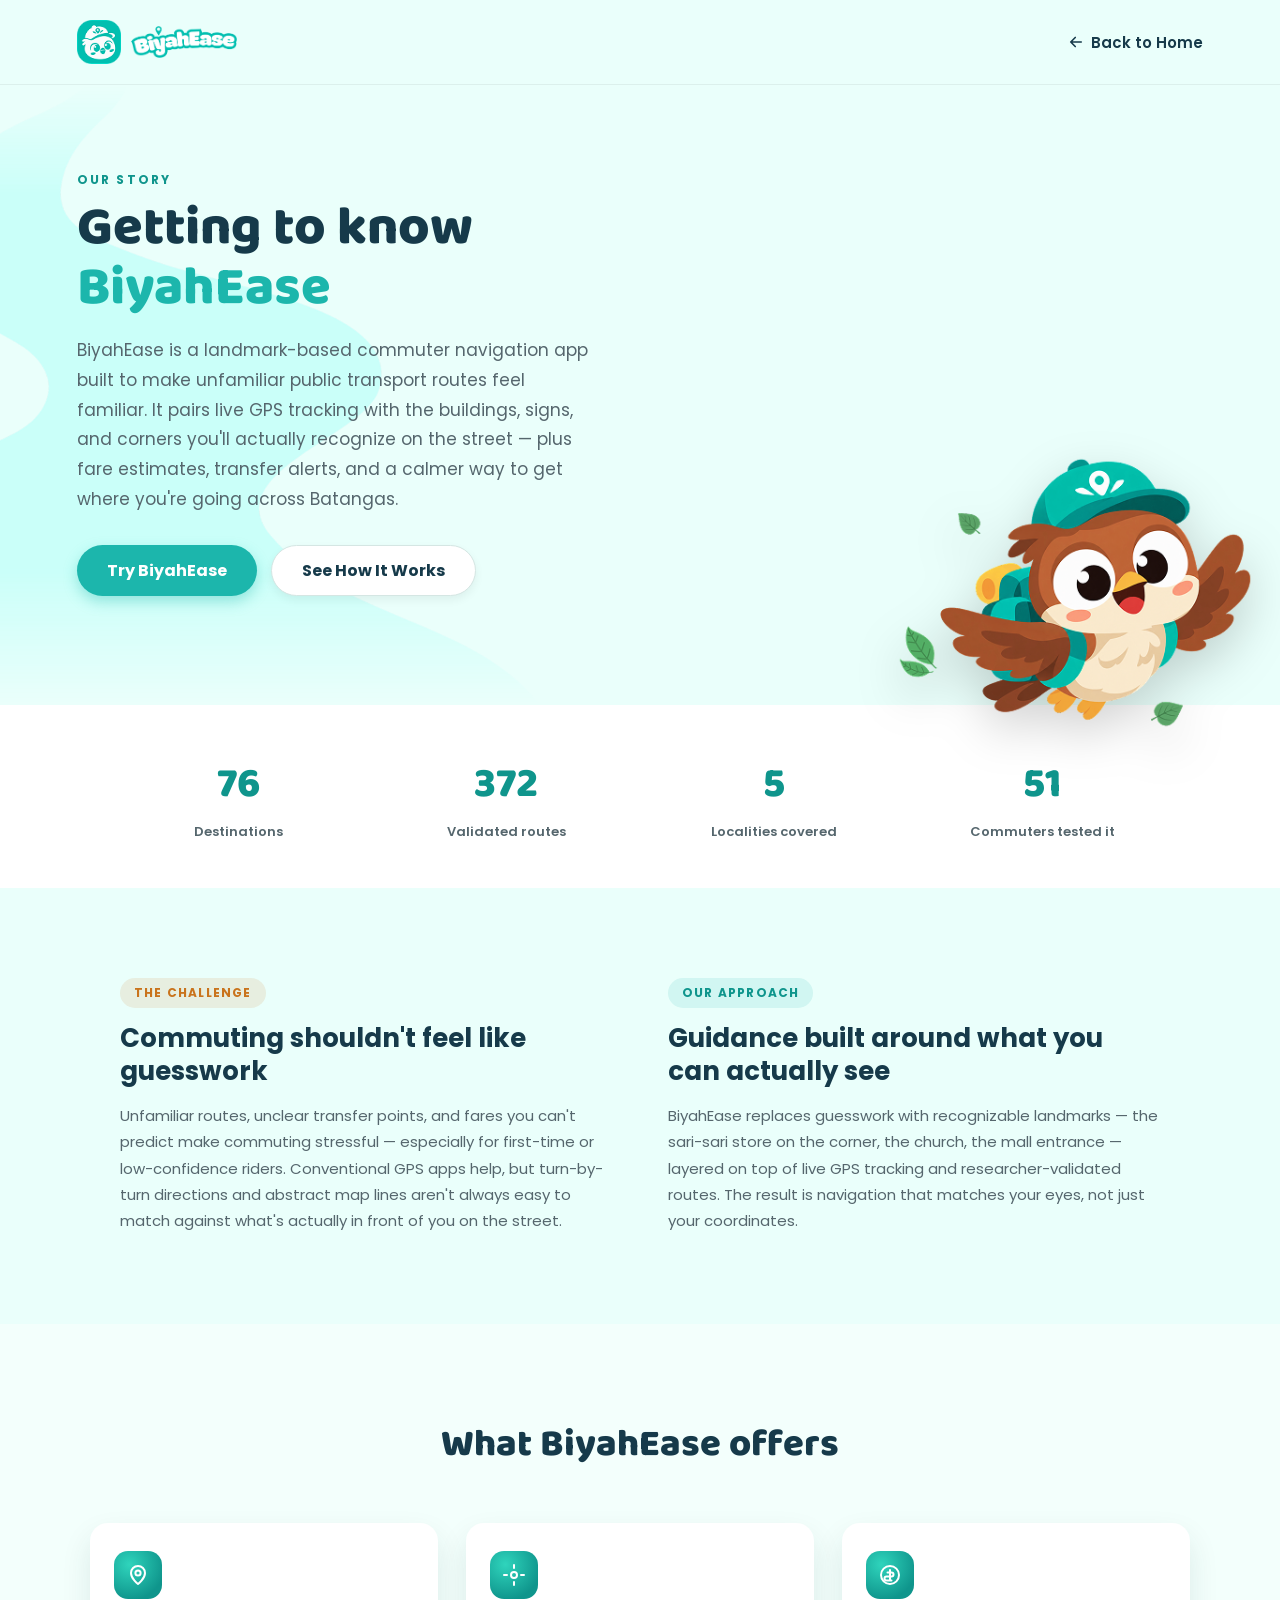
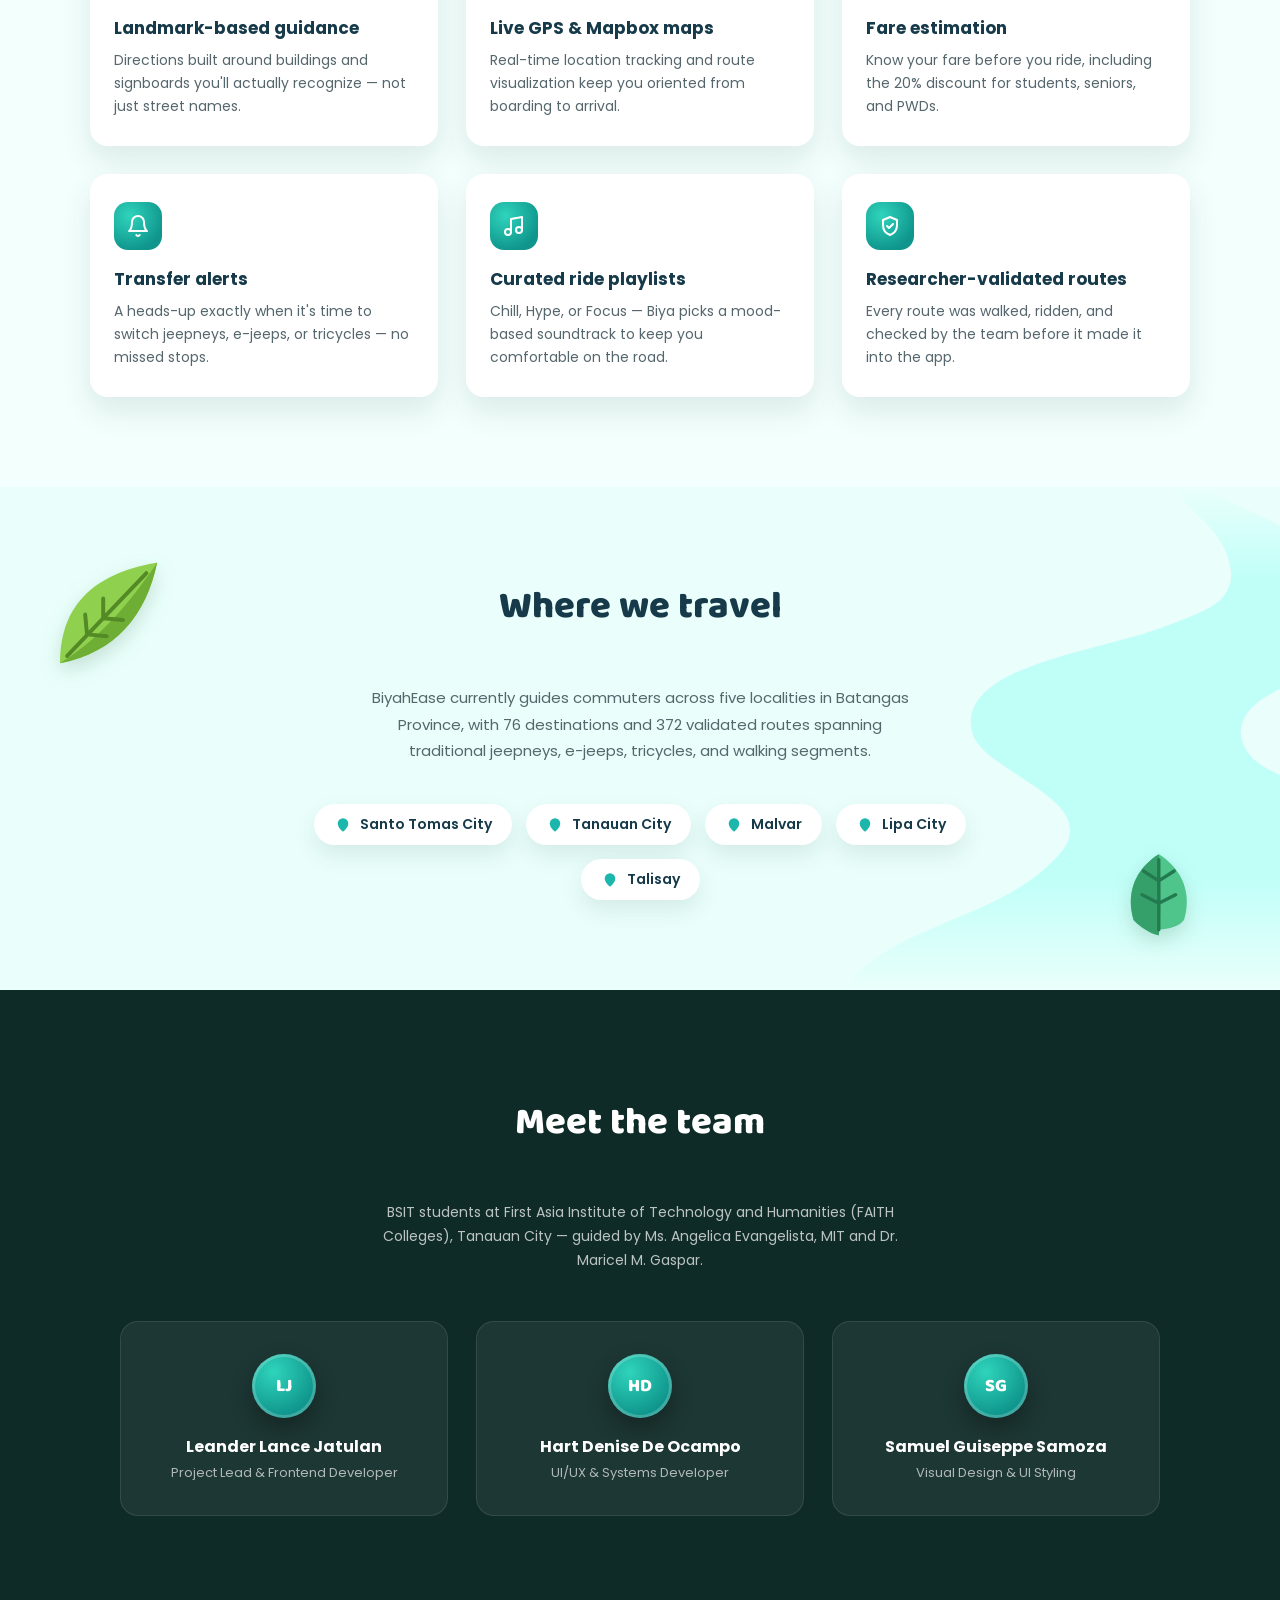
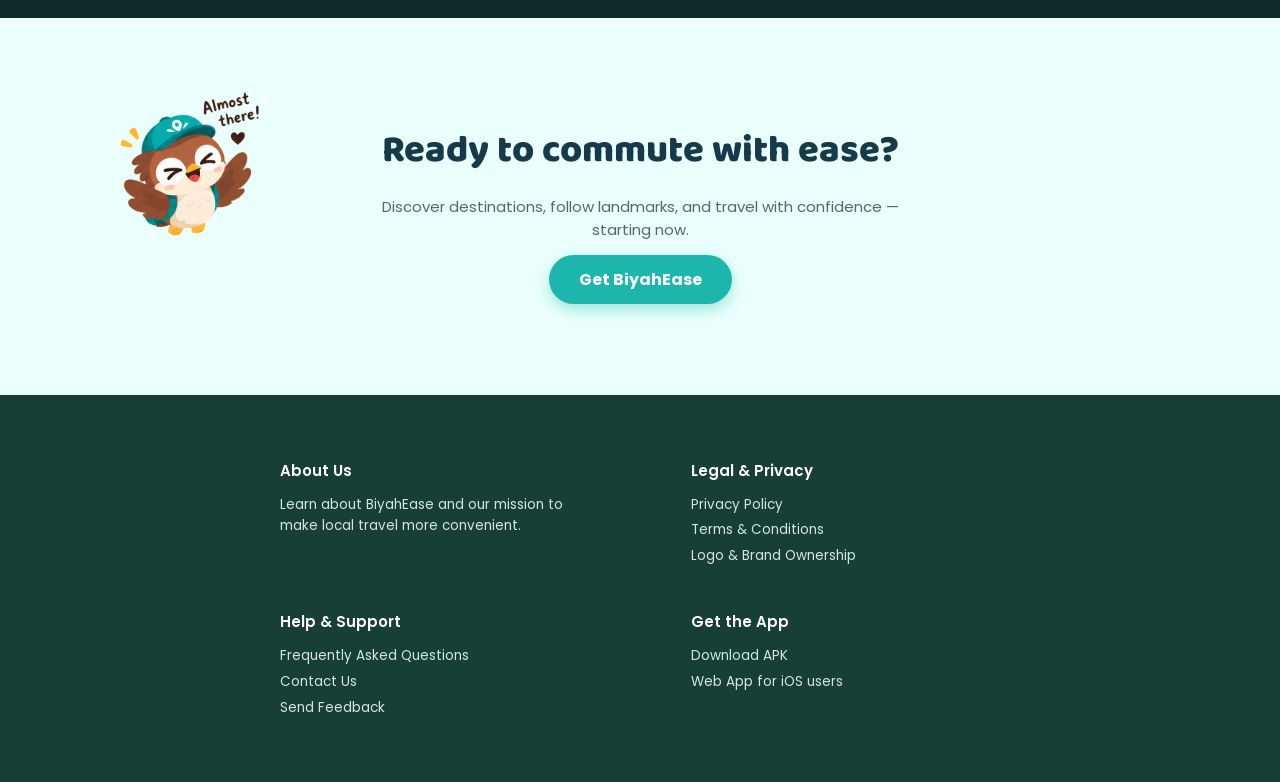
<file: about.html>
<!DOCTYPE html>
<html lang="en">
<head>
    <meta charset="UTF-8">
    <meta name="viewport" content="width=device-width, initial-scale=1.0">
    <title>About BiyahEase</title>
    <meta name="description" content="BiyahEase is a landmark-based commuter navigation app with fare estimation for public transport in Santo Tomas, Tanauan, Malvar, Lipa, and Talisay, Batangas.">
    <link rel="icon" href="Image/Biyacon.png" type="image/png">
    <link rel="preconnect" href="https://fonts.googleapis.com">
    <link rel="preconnect" href="https://fonts.gstatic.com" crossorigin>
    <link href="https://fonts.googleapis.com/css2?family=Baloo+2:wght@600;700;800&family=Poppins:wght@400;500;600;700&display=swap" rel="stylesheet">
    <link rel="stylesheet" href="style.css">
    <script>document.documentElement.classList.add('js');</script>
</head>
<body>
    <header class="navbar">
        <a href="index.html" class="logo">
            <img src="Image/Biyacon.png" alt="BiyahEase icon" class="logo-icon">
            <img src="Image/Biyatitle.png" alt="BiyahEase" class="logo-text">
        </a>
        <a href="index.html" class="navbar-back">
            <svg viewBox="0 0 24 24" aria-hidden="true"><path d="M19 12H5M11 6l-6 6 6 6"/></svg>
            Back to Home
        </a>
    </header>

    <!-- Shared leaf shapes, reused by the decorative leaves below -->
    <svg width="0" height="0" class="svg-defs" aria-hidden="true" focusable="false">
        <symbol id="leaf" viewBox="0 0 64 64">
            <path fill="#5dbb63" d="M6 58C6 26 26 6 60 4c0 34-20 54-54 54z"/>
            <path fill="#4aa752" d="M6 58C30 46 46 28 60 4c0 34-20 54-54 54z"/>
            <path fill="none" stroke="#3a8f43" stroke-width="2.5" stroke-linecap="round" d="M9 55L52 12M22 42l-2-14M32 32l-1-14M22 42l14 1M32 32l14 1"/>
        </symbol>
        <symbol id="leaf-round" viewBox="0 0 64 64">
            <path fill="#4fc58c" d="M32 3C48 13 56 30 50 50C43 59 21 59 14 50C8 30 16 13 32 3z"/>
            <path fill="#36a06b" d="M32 3C33 21 34 41 32 61C22 59 14 50 14 50C8 30 16 13 32 3z"/>
            <path fill="none" stroke="#237a4e" stroke-width="2.4" stroke-linecap="round" d="M32 7V57M32 22l-11-7M32 22l11-7M32 38l-12-6M32 38l12-6"/>
        </symbol>
        <symbol id="leaf-slim" viewBox="0 0 64 64">
            <path fill="#8fd14f" d="M5 59C5 32 18 10 59 3C53 32 36 53 5 59z"/>
            <path fill="#6fae35" d="M5 59C21 49 38 34 59 3C53 32 36 53 5 59z"/>
            <path fill="none" stroke="#548a26" stroke-width="2.2" stroke-linecap="round" d="M9 55L53 9M20 43l-1-11M29 34l0-11M20 43l11 1M29 34l11 1"/>
        </symbol>
    </svg>

    <main>
        <!-- ---------- Hero ---------- -->
        <section class="about-hero">
            <img src="Image/Swirl.png" alt="" class="section-swirl swirl-left" aria-hidden="true">

            <div class="wind-field" aria-hidden="true">
                <div class="wind-gust wind-gust-1">
                    <svg class="wind-trail" viewBox="0 0 140 24"><path d="M4 12 Q 40 2 70 12 T 136 14"/></svg>
                    <svg class="wind-leaf" aria-hidden="true"><use href="#leaf"/></svg>
                </div>
                <div class="wind-gust wind-gust-2">
                    <svg class="wind-trail" viewBox="0 0 140 24"><path d="M4 14 Q 40 22 70 12 T 136 4"/></svg>
                    <svg class="wind-leaf" aria-hidden="true"><use href="#leaf-round"/></svg>
                </div>
                <div class="wind-gust wind-gust-3">
                    <svg class="wind-trail" viewBox="0 0 140 24"><path d="M4 10 Q 40 18 70 8 T 136 12"/></svg>
                    <svg class="wind-leaf" aria-hidden="true"><use href="#leaf-slim"/></svg>
                </div>
                <div class="wind-gust wind-gust-4">
                    <svg class="wind-trail" viewBox="0 0 140 24"><path d="M4 12 Q 40 4 70 16 T 136 10"/></svg>
                    <svg class="wind-leaf" aria-hidden="true"><use href="#leaf-round"/></svg>
                </div>
            </div>

            <div class="about-hero-inner">
                <p class="about-eyebrow" data-reveal>OUR STORY</p>
                <h1 class="about-hero-title" data-reveal style="--reveal-delay: 80ms">Getting to know <span>BiyahEase</span></h1>
                <p class="about-hero-desc" data-reveal style="--reveal-delay: 160ms">
                    BiyahEase is a landmark-based commuter navigation app built to make unfamiliar public
                    transport routes feel familiar. It pairs live GPS tracking with the buildings, signs, and
                    corners you'll actually recognize on the street — plus fare estimates, transfer alerts,
                    and a calmer way to get where you're going across Batangas.
                </p>
                <div class="about-hero-cta" data-reveal style="--reveal-delay: 240ms">
                    <a href="index.html#get-app" class="btn-learn">Try BiyahEase</a>
                    <a href="index.html#companion" class="btn-try">See How It Works</a>
                </div>
            </div>

            <img src="Image/Biya.png" alt="Biya, the BiyahEase owl, flying in" class="about-hero-owl" data-reveal style="--reveal-delay: 320ms">
        </section>

        <!-- ---------- Stats ---------- -->
        <section class="about-stats">
            <div class="about-stats-inner">
                <div class="about-stat" data-reveal>
                    <span class="about-stat-num" data-count="76">0</span>
                    <span class="about-stat-label">Destinations</span>
                </div>
                <div class="about-stat" data-reveal style="--reveal-delay: 80ms">
                    <span class="about-stat-num" data-count="372">0</span>
                    <span class="about-stat-label">Validated routes</span>
                </div>
                <div class="about-stat" data-reveal style="--reveal-delay: 160ms">
                    <span class="about-stat-num" data-count="5">0</span>
                    <span class="about-stat-label">Localities covered</span>
                </div>
                <div class="about-stat" data-reveal style="--reveal-delay: 240ms">
                    <span class="about-stat-num" data-count="51">0</span>
                    <span class="about-stat-label">Commuters tested it</span>
                </div>
            </div>
        </section>

        <!-- ---------- Challenge / Approach ---------- -->
        <section class="about-problem">
            <div class="about-problem-inner">
                <div class="about-problem-col" data-reveal>
                    <span class="about-tag">The Challenge</span>
                    <h2>Commuting shouldn't feel like guesswork</h2>
                    <p>
                        Unfamiliar routes, unclear transfer points, and fares you can't predict make commuting
                        stressful — especially for first-time or low-confidence riders. Conventional GPS apps
                        help, but turn-by-turn directions and abstract map lines aren't always easy to match
                        against what's actually in front of you on the street.
                    </p>
                </div>
                <div class="about-problem-col" data-reveal style="--reveal-delay: 140ms">
                    <span class="about-tag about-tag--alt">Our Approach</span>
                    <h2>Guidance built around what you can actually see</h2>
                    <p>
                        BiyahEase replaces guesswork with recognizable landmarks — the sari-sari store on the
                        corner, the church, the mall entrance — layered on top of live GPS tracking and
                        researcher-validated routes. The result is navigation that matches your eyes, not just
                        your coordinates.
                    </p>
                </div>
            </div>
        </section>

        <!-- ---------- Features ---------- -->
        <section class="about-features">
            <div class="about-features-inner">
                <h2 class="about-section-title" data-reveal>What BiyahEase offers</h2>

                <div class="about-features-grid">
                    <article class="about-feature-card" data-reveal>
                        <span class="about-feature-icon">
                            <svg viewBox="0 0 24 24" aria-hidden="true"><path d="M12 21s-7-5.1-7-11a7 7 0 1 1 14 0c0 5.9-7 11-7 11z"/><circle cx="12" cy="10" r="2.6"/></svg>
                        </span>
                        <h3>Landmark-based guidance</h3>
                        <p>Directions built around buildings and signboards you'll actually recognize — not just street names.</p>
                    </article>
                    <article class="about-feature-card" data-reveal style="--reveal-delay: 80ms">
                        <span class="about-feature-icon">
                            <svg viewBox="0 0 24 24" aria-hidden="true"><circle cx="12" cy="12" r="3"/><path d="M12 2v3M12 19v3M2 12h3M19 12h3"/></svg>
                        </span>
                        <h3>Live GPS &amp; Mapbox maps</h3>
                        <p>Real-time location tracking and route visualization keep you oriented from boarding to arrival.</p>
                    </article>
                    <article class="about-feature-card" data-reveal style="--reveal-delay: 160ms">
                        <span class="about-feature-icon">
                            <svg viewBox="0 0 24 24" aria-hidden="true"><circle cx="12" cy="12" r="9"/><path d="M12 7v10M9.5 9.5h4a2 2 0 1 1 0 4h-5a2 2 0 1 0 0 4h5"/></svg>
                        </span>
                        <h3>Fare estimation</h3>
                        <p>Know your fare before you ride, including the 20% discount for students, seniors, and PWDs.</p>
                    </article>
                    <article class="about-feature-card" data-reveal>
                        <span class="about-feature-icon">
                            <svg viewBox="0 0 24 24" aria-hidden="true"><path d="M18 8a6 6 0 1 0-12 0c0 7-3 9-3 9h18s-3-2-3-9"/><path d="M13.7 21a2 2 0 0 1-3.4 0"/></svg>
                        </span>
                        <h3>Transfer alerts</h3>
                        <p>A heads-up exactly when it's time to switch jeepneys, e-jeeps, or tricycles — no missed stops.</p>
                    </article>
                    <article class="about-feature-card" data-reveal style="--reveal-delay: 80ms">
                        <span class="about-feature-icon">
                            <svg viewBox="0 0 24 24" aria-hidden="true"><path d="M9 18V5l11-2v13"/><circle cx="6" cy="18" r="3"/><circle cx="17" cy="16" r="3"/></svg>
                        </span>
                        <h3>Curated ride playlists</h3>
                        <p>Chill, Hype, or Focus — Biya picks a mood-based soundtrack to keep you comfortable on the road.</p>
                    </article>
                    <article class="about-feature-card" data-reveal style="--reveal-delay: 160ms">
                        <span class="about-feature-icon">
                            <svg viewBox="0 0 24 24" aria-hidden="true"><path d="M12 3l7 3v5c0 5-3 8.5-7 10-4-1.5-7-5-7-10V6z"/><path d="m9 12 2 2 4-4"/></svg>
                        </span>
                        <h3>Researcher-validated routes</h3>
                        <p>Every route was walked, ridden, and checked by the team before it made it into the app.</p>
                    </article>
                </div>
            </div>
        </section>

        <!-- ---------- Coverage ---------- -->
        <section class="about-coverage">
            <img src="Image/Swirl.png" alt="" class="section-swirl swirl-right" aria-hidden="true">
            <svg class="leaf about-leaf-1" aria-hidden="true"><use href="#leaf-slim"/></svg>
            <svg class="leaf about-leaf-2" aria-hidden="true"><use href="#leaf-round"/></svg>

            <div class="about-coverage-inner">
                <h2 class="about-section-title" data-reveal>Where we travel</h2>
                <p class="about-coverage-desc" data-reveal style="--reveal-delay: 100ms">
                    BiyahEase currently guides commuters across five localities in Batangas Province, with
                    76 destinations and 372 validated routes spanning traditional jeepneys, e-jeeps, tricycles,
                    and walking segments.
                </p>

                <ul class="about-coverage-list">
                    <li data-reveal>
                        <svg viewBox="0 0 24 24" aria-hidden="true"><path d="M12 21s-7-5.1-7-11a7 7 0 1 1 14 0c0 5.9-7 11-7 11z"/><circle cx="12" cy="10" r="2.6"/></svg>
                        Santo Tomas City
                    </li>
                    <li data-reveal style="--reveal-delay: 60ms">
                        <svg viewBox="0 0 24 24" aria-hidden="true"><path d="M12 21s-7-5.1-7-11a7 7 0 1 1 14 0c0 5.9-7 11-7 11z"/><circle cx="12" cy="10" r="2.6"/></svg>
                        Tanauan City
                    </li>
                    <li data-reveal style="--reveal-delay: 120ms">
                        <svg viewBox="0 0 24 24" aria-hidden="true"><path d="M12 21s-7-5.1-7-11a7 7 0 1 1 14 0c0 5.9-7 11-7 11z"/><circle cx="12" cy="10" r="2.6"/></svg>
                        Malvar
                    </li>
                    <li data-reveal style="--reveal-delay: 180ms">
                        <svg viewBox="0 0 24 24" aria-hidden="true"><path d="M12 21s-7-5.1-7-11a7 7 0 1 1 14 0c0 5.9-7 11-7 11z"/><circle cx="12" cy="10" r="2.6"/></svg>
                        Lipa City
                    </li>
                    <li data-reveal style="--reveal-delay: 240ms">
                        <svg viewBox="0 0 24 24" aria-hidden="true"><path d="M12 21s-7-5.1-7-11a7 7 0 1 1 14 0c0 5.9-7 11-7 11z"/><circle cx="12" cy="10" r="2.6"/></svg>
                        Talisay
                    </li>
                </ul>
            </div>
        </section>

        <!-- ---------- Team ---------- -->
        <section class="about-team">
            <div class="about-team-inner">
                <h2 class="about-section-title" data-reveal>Meet the team</h2>
                <p class="about-team-sub" data-reveal style="--reveal-delay: 100ms">
                    BSIT students at First Asia Institute of Technology and Humanities (FAITH Colleges),
                    Tanauan City — guided by Ms. Angelica Evangelista, MIT and Dr. Maricel M. Gaspar.
                </p>

                <div class="about-team-grid">
                    <article class="about-team-card" data-reveal>
                        <span class="about-team-avatar">LJ</span>
                        <h3>Leander Lance Jatulan</h3>
                        <p>Project Lead &amp; Frontend Developer</p>
                    </article>
                    <article class="about-team-card" data-reveal style="--reveal-delay: 120ms">
                        <span class="about-team-avatar">HD</span>
                        <h3>Hart Denise De Ocampo</h3>
                        <p>UI/UX &amp; Systems Developer</p>
                    </article>
                    <article class="about-team-card" data-reveal style="--reveal-delay: 240ms">
                        <span class="about-team-avatar">SG</span>
                        <h3>Samuel Guiseppe Samoza</h3>
                        <p>Visual Design &amp; UI Styling</p>
                    </article>
                </div>
            </div>
        </section>

        <!-- ---------- Closing CTA ---------- -->
        <section class="about-cta">
            <img src="Image/Biya-Icons/18.png" alt="" class="about-cta-owl" data-reveal aria-hidden="true">
            <div class="about-cta-inner" data-reveal style="--reveal-delay: 100ms">
                <h2>Ready to commute with ease?</h2>
                <p>Discover destinations, follow landmarks, and travel with confidence — starting now.</p>
                <a href="index.html#get-app" class="btn-learn">Get BiyahEase</a>
            </div>
        </section>
    </main>

    <footer class="site-footer">
        <div class="footer-grid">
            <div class="footer-col">
                <h3>About Us</h3>
                <p>Learn about BiyahEase and our mission to make local travel more convenient.</p>
            </div>
            <div class="footer-col">
                <h3>Legal &amp; Privacy</h3>
                <ul>
                    <li><a href="support.html#privacy">Privacy Policy</a></li>
                    <li><a href="support.html#terms">Terms &amp; Conditions</a></li>
                    <li><a href="support.html#brand">Logo &amp; Brand Ownership</a></li>
                </ul>
            </div>
            <div class="footer-col">
                <h3>Help &amp; Support</h3>
                <ul>
                    <li><a href="support.html#faq">Frequently Asked Questions</a></li>
                    <li><a href="support.html#contact">Contact Us</a></li>
                    <li><a href="support.html#feedback">Send Feedback</a></li>
                </ul>
            </div>
            <div class="footer-col">
                <h3>Get the App</h3>
                <ul>
                    <li><a href="https://github.com/Samgyupp/BiyahEase-Website/releases/download/v1.0.0/BiyahEase-1.0.0-v4.apk">Download APK</a></li>
                    <li><a href="https://biyahease.com/" target="_blank" rel="noopener">Web App for iOS users</a></li>
                </ul>
            </div>
        </div>
    </footer>

    <script src="script.js" defer></script>
</body>
</html>
</file>
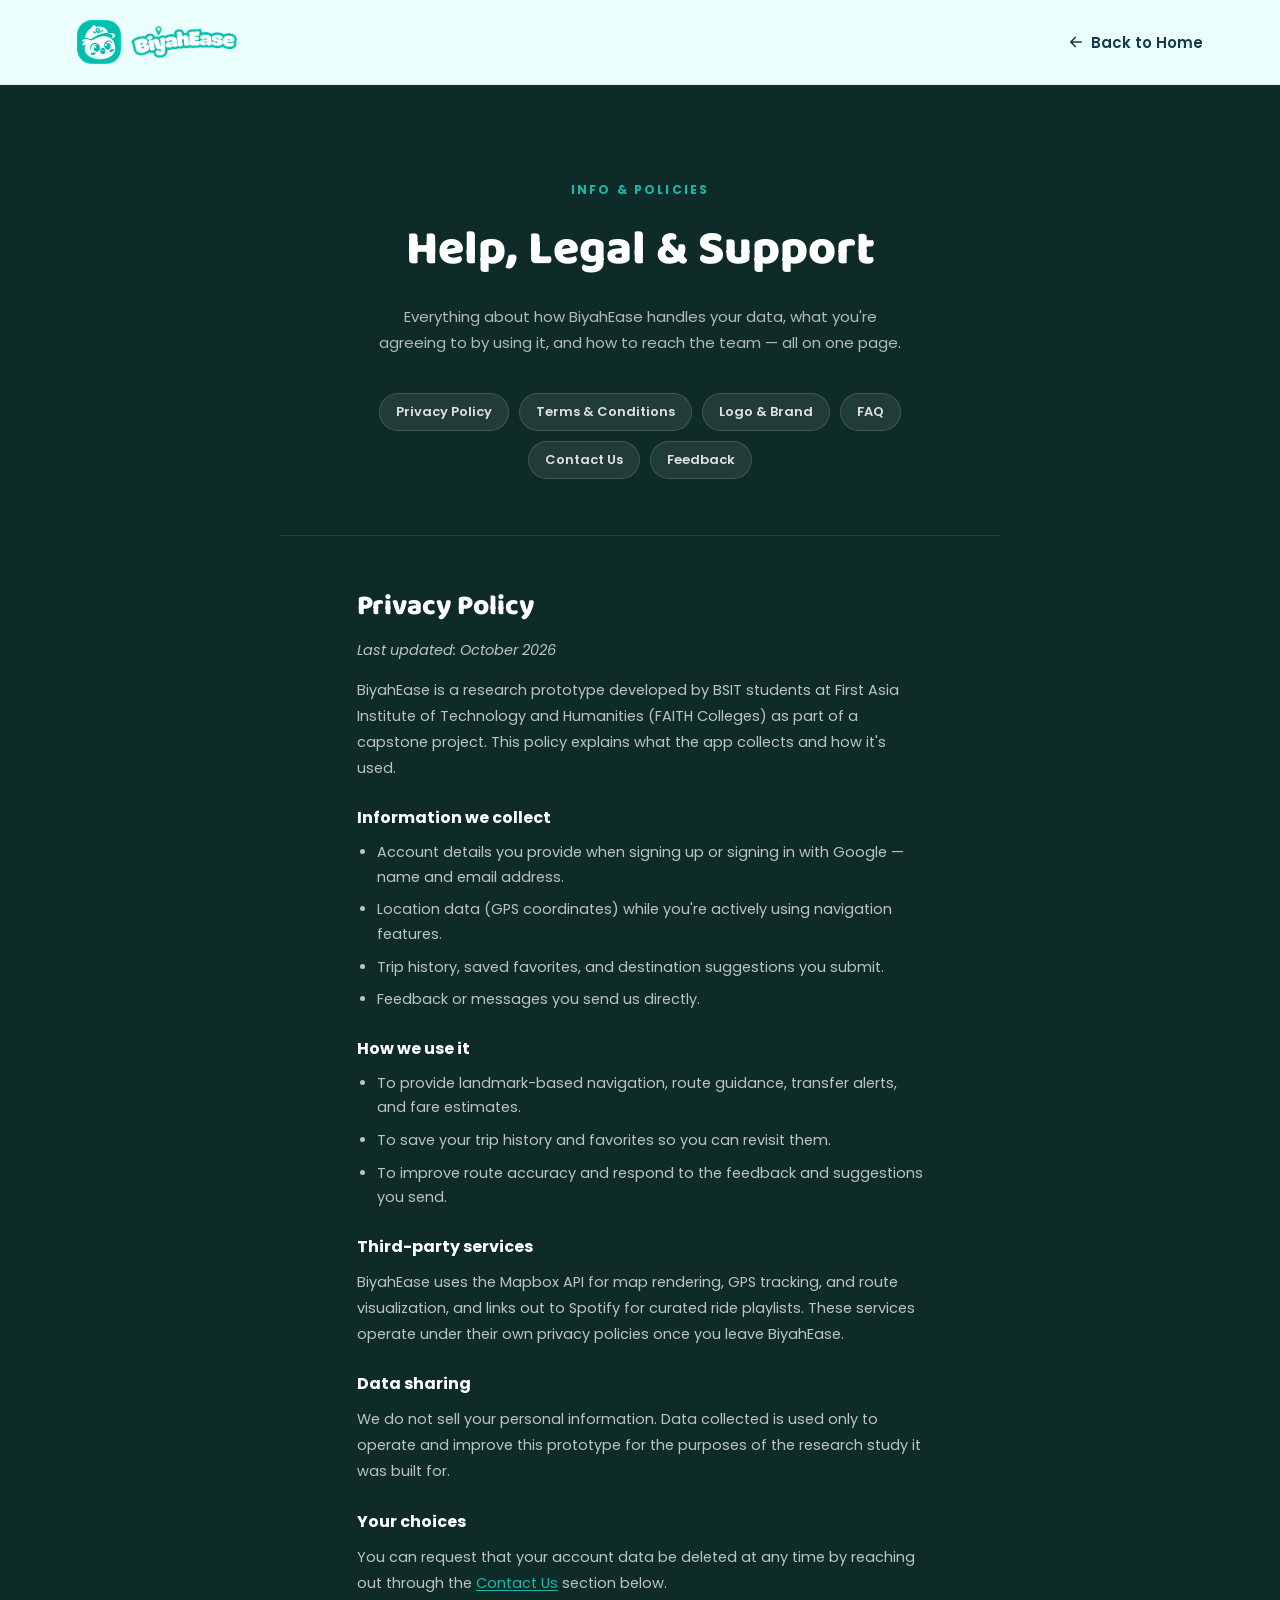
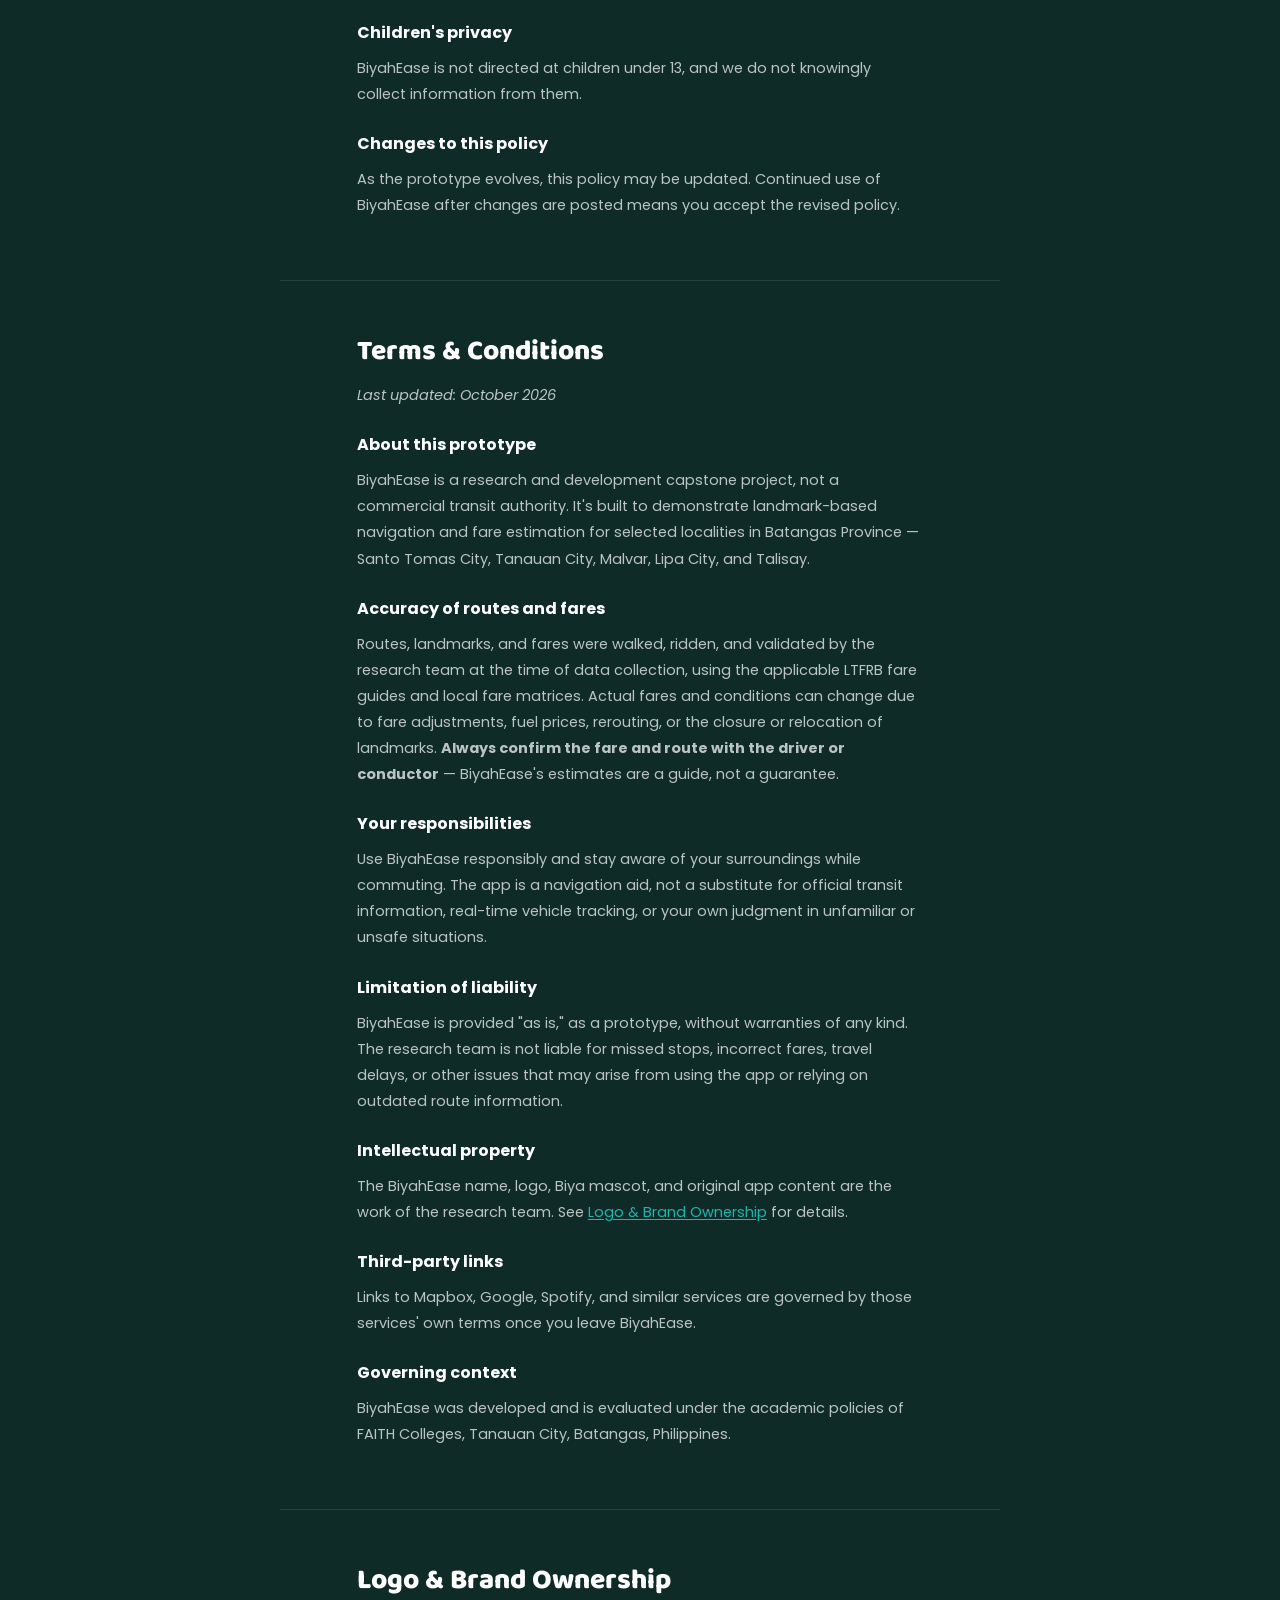
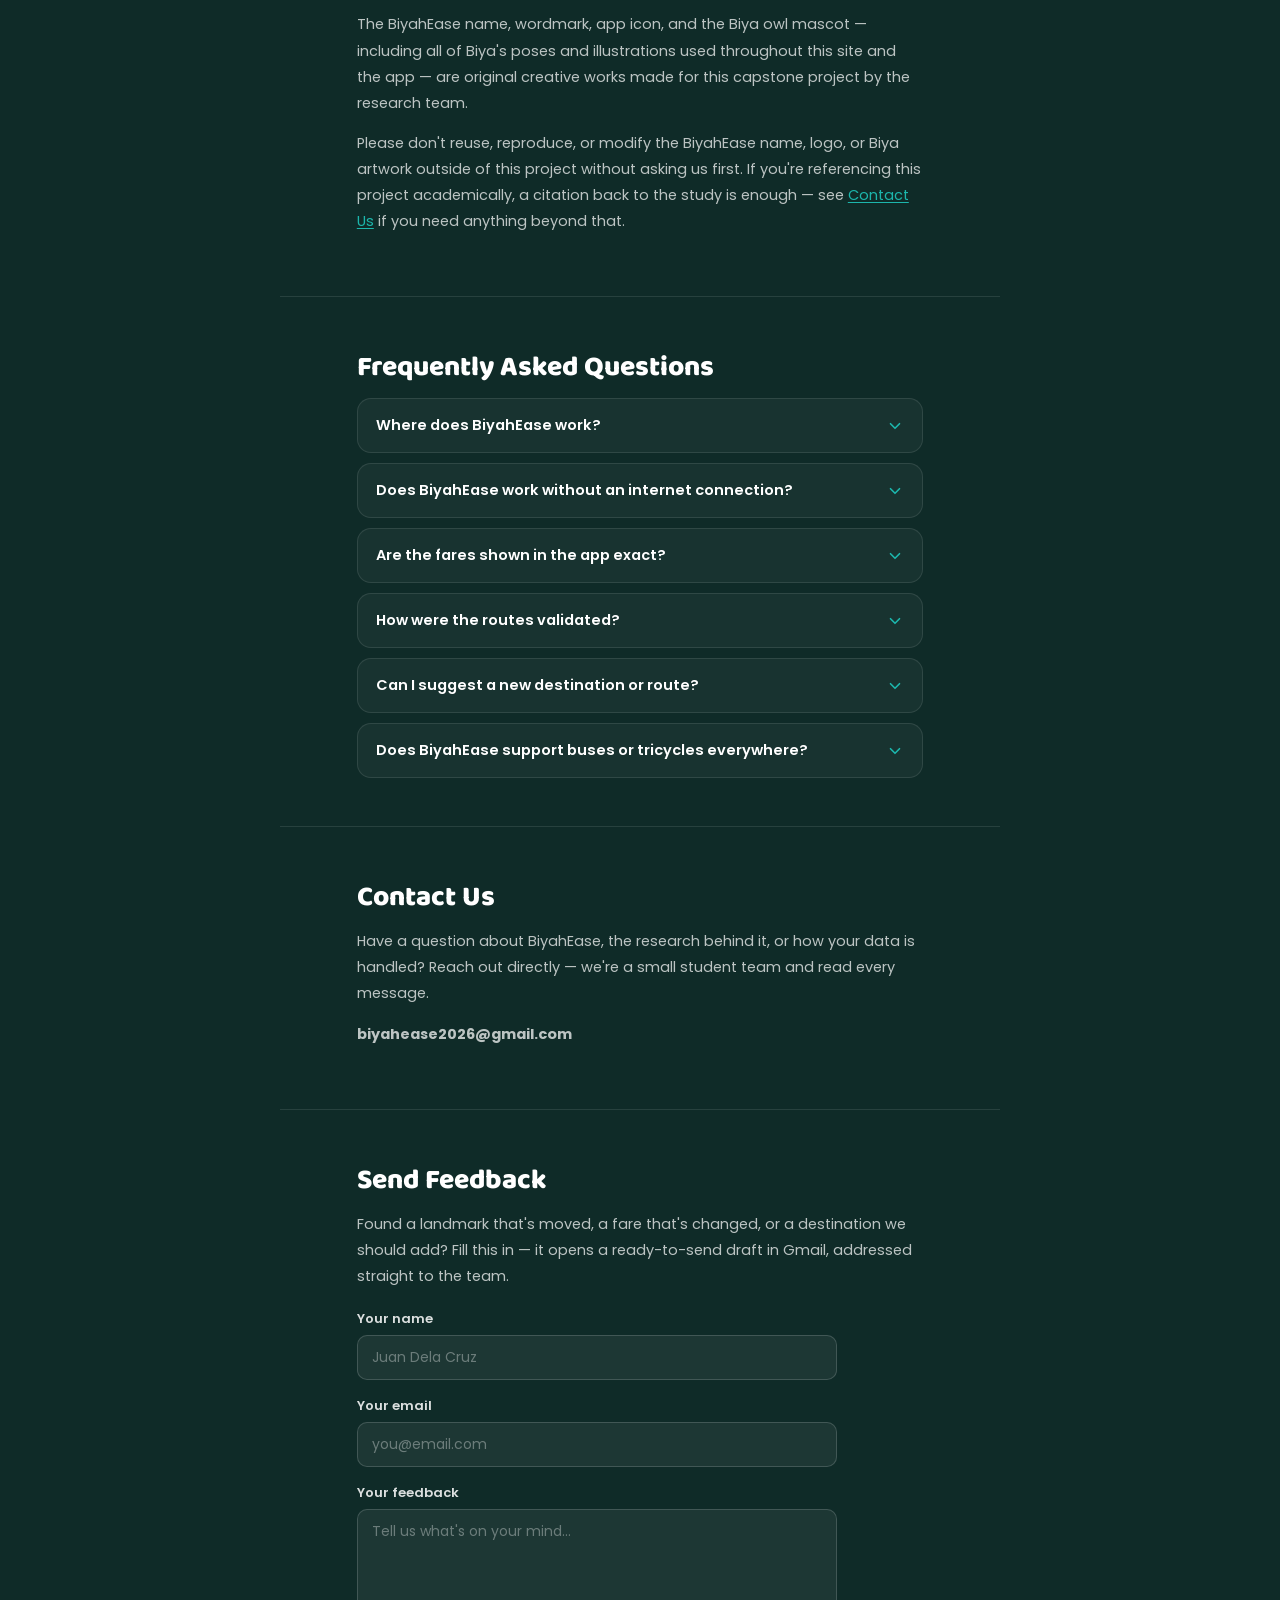
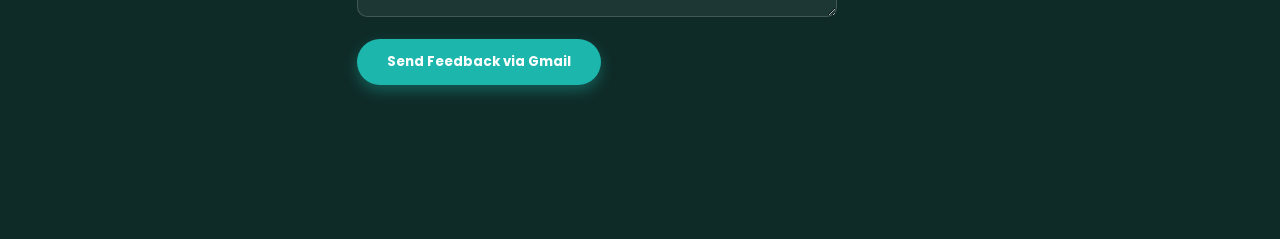
<file: support.html>
<!DOCTYPE html>
<html lang="en">
<head>
    <meta charset="UTF-8">
    <meta name="viewport" content="width=device-width, initial-scale=1.0">
    <title>Help, Legal &amp; Support — BiyahEase</title>
    <meta name="description" content="Privacy Policy, Terms & Conditions, Logo & Brand Ownership, FAQs, and how to contact the BiyahEase team.">
    <link rel="icon" href="Image/Biyacon.png" type="image/png">
    <link rel="preconnect" href="https://fonts.googleapis.com">
    <link rel="preconnect" href="https://fonts.gstatic.com" crossorigin>
    <link href="https://fonts.googleapis.com/css2?family=Baloo+2:wght@600;700;800&family=Poppins:wght@400;500;600;700&display=swap" rel="stylesheet">
    <link rel="stylesheet" href="style.css">
    <script>document.documentElement.classList.add('js');</script>
</head>
<body>
    <header class="navbar" id="top">
        <a href="index.html" class="logo">
            <img src="Image/Biyacon.png" alt="BiyahEase icon" class="logo-icon">
            <img src="Image/Biyatitle.png" alt="BiyahEase" class="logo-text">
        </a>
        <a href="index.html" class="navbar-back">
            <svg viewBox="0 0 24 24" aria-hidden="true"><path d="M19 12H5M11 6l-6 6 6 6"/></svg>
            Back to Home
        </a>
    </header>

    <main class="legal">
        <section class="legal-hero">
            <p class="legal-eyebrow">INFO &amp; POLICIES</p>
            <h1>Help, Legal &amp; Support</h1>
            <p class="legal-hero-desc">Everything about how BiyahEase handles your data, what you're agreeing to by using it, and how to reach the team — all on one page.</p>

            <nav class="legal-jump" aria-label="Jump to section">
                <a href="#privacy">Privacy Policy</a>
                <a href="#terms">Terms &amp; Conditions</a>
                <a href="#brand">Logo &amp; Brand</a>
                <a href="#faq">FAQ</a>
                <a href="#contact">Contact Us</a>
                <a href="#feedback">Feedback</a>
            </nav>
        </section>

        <section id="privacy" class="legal-section">
            <h2>Privacy Policy</h2>
            <p class="legal-updated">Last updated: October 2026</p>

            <p>BiyahEase is a research prototype developed by BSIT students at First Asia Institute of Technology and Humanities (FAITH Colleges) as part of a capstone project. This policy explains what the app collects and how it's used.</p>

            <h3>Information we collect</h3>
            <ul>
                <li>Account details you provide when signing up or signing in with Google — name and email address.</li>
                <li>Location data (GPS coordinates) while you're actively using navigation features.</li>
                <li>Trip history, saved favorites, and destination suggestions you submit.</li>
                <li>Feedback or messages you send us directly.</li>
            </ul>

            <h3>How we use it</h3>
            <ul>
                <li>To provide landmark-based navigation, route guidance, transfer alerts, and fare estimates.</li>
                <li>To save your trip history and favorites so you can revisit them.</li>
                <li>To improve route accuracy and respond to the feedback and suggestions you send.</li>
            </ul>

            <h3>Third-party services</h3>
            <p>BiyahEase uses the Mapbox API for map rendering, GPS tracking, and route visualization, and links out to Spotify for curated ride playlists. These services operate under their own privacy policies once you leave BiyahEase.</p>

            <h3>Data sharing</h3>
            <p>We do not sell your personal information. Data collected is used only to operate and improve this prototype for the purposes of the research study it was built for.</p>

            <h3>Your choices</h3>
            <p>You can request that your account data be deleted at any time by reaching out through the <a href="#contact">Contact Us</a> section below.</p>

            <h3>Children's privacy</h3>
            <p>BiyahEase is not directed at children under 13, and we do not knowingly collect information from them.</p>

            <h3>Changes to this policy</h3>
            <p>As the prototype evolves, this policy may be updated. Continued use of BiyahEase after changes are posted means you accept the revised policy.</p>
        </section>

        <section id="terms" class="legal-section">
            <h2>Terms &amp; Conditions</h2>
            <p class="legal-updated">Last updated: October 2026</p>

            <h3>About this prototype</h3>
            <p>BiyahEase is a research and development capstone project, not a commercial transit authority. It's built to demonstrate landmark-based navigation and fare estimation for selected localities in Batangas Province — Santo Tomas City, Tanauan City, Malvar, Lipa City, and Talisay.</p>

            <h3>Accuracy of routes and fares</h3>
            <p>Routes, landmarks, and fares were walked, ridden, and validated by the research team at the time of data collection, using the applicable LTFRB fare guides and local fare matrices. Actual fares and conditions can change due to fare adjustments, fuel prices, rerouting, or the closure or relocation of landmarks. <strong>Always confirm the fare and route with the driver or conductor</strong> — BiyahEase's estimates are a guide, not a guarantee.</p>

            <h3>Your responsibilities</h3>
            <p>Use BiyahEase responsibly and stay aware of your surroundings while commuting. The app is a navigation aid, not a substitute for official transit information, real-time vehicle tracking, or your own judgment in unfamiliar or unsafe situations.</p>

            <h3>Limitation of liability</h3>
            <p>BiyahEase is provided "as is," as a prototype, without warranties of any kind. The research team is not liable for missed stops, incorrect fares, travel delays, or other issues that may arise from using the app or relying on outdated route information.</p>

            <h3>Intellectual property</h3>
            <p>The BiyahEase name, logo, Biya mascot, and original app content are the work of the research team. See <a href="#brand">Logo &amp; Brand Ownership</a> for details.</p>

            <h3>Third-party links</h3>
            <p>Links to Mapbox, Google, Spotify, and similar services are governed by those services' own terms once you leave BiyahEase.</p>

            <h3>Governing context</h3>
            <p>BiyahEase was developed and is evaluated under the academic policies of FAITH Colleges, Tanauan City, Batangas, Philippines.</p>
        </section>

        <section id="brand" class="legal-section">
            <h2>Logo &amp; Brand Ownership</h2>
            <p>The BiyahEase name, wordmark, app icon, and the Biya owl mascot — including all of Biya's poses and illustrations used throughout this site and the app — are original creative works made for this capstone project by the research team.</p>
            <p>Please don't reuse, reproduce, or modify the BiyahEase name, logo, or Biya artwork outside of this project without asking us first. If you're referencing this project academically, a citation back to the study is enough — see <a href="#contact">Contact Us</a> if you need anything beyond that.</p>
        </section>

        <section id="faq" class="legal-section">
            <h2>Frequently Asked Questions</h2>

            <div class="faq-list">
                <div class="faq-item">
                    <button type="button" class="faq-q" aria-expanded="false">
                        <span>Where does BiyahEase work?</span>
                        <svg viewBox="0 0 24 24" aria-hidden="true"><path d="M6 9l6 6 6-6"/></svg>
                    </button>
                    <div class="faq-a">
                        <p>Five localities in Batangas Province: Santo Tomas City, Tanauan City, Malvar, Lipa City, and Talisay — covering 76 destinations and 372 validated routes.</p>
                    </div>
                </div>
                <div class="faq-item">
                    <button type="button" class="faq-q" aria-expanded="false">
                        <span>Does BiyahEase work without an internet connection?</span>
                        <svg viewBox="0 0 24 24" aria-hidden="true"><path d="M6 9l6 6 6-6"/></svg>
                    </button>
                    <div class="faq-a">
                        <p>No. BiyahEase needs an active internet connection and access to your device's location services to provide live navigation, maps, and tracking.</p>
                    </div>
                </div>
                <div class="faq-item">
                    <button type="button" class="faq-q" aria-expanded="false">
                        <span>Are the fares shown in the app exact?</span>
                        <svg viewBox="0 0 24 24" aria-hidden="true"><path d="M6 9l6 6 6-6"/></svg>
                    </button>
                    <div class="faq-a">
                        <p>They're close estimates based on official LTFRB fare guides and local fare matrices, including the 20% discount for students, seniors, and PWDs. Always confirm the exact fare with your driver or conductor.</p>
                    </div>
                </div>
                <div class="faq-item">
                    <button type="button" class="faq-q" aria-expanded="false">
                        <span>How were the routes validated?</span>
                        <svg viewBox="0 0 24 24" aria-hidden="true"><path d="M6 9l6 6 6-6"/></svg>
                    </button>
                    <div class="faq-a">
                        <p>Every route was personally walked, ridden, and checked by the research team — including boarding points, terminals, transfer points, and landmarks — before it was added to the app.</p>
                    </div>
                </div>
                <div class="faq-item">
                    <button type="button" class="faq-q" aria-expanded="false">
                        <span>Can I suggest a new destination or route?</span>
                        <svg viewBox="0 0 24 24" aria-hidden="true"><path d="M6 9l6 6 6-6"/></svg>
                    </button>
                    <div class="faq-a">
                        <p>Yes — use "Suggest a Place" in the app, or reach out through the <a href="#feedback">Send Feedback</a> section below.</p>
                    </div>
                </div>
                <div class="faq-item">
                    <button type="button" class="faq-q" aria-expanded="false">
                        <span>Does BiyahEase support buses or tricycles everywhere?</span>
                        <svg viewBox="0 0 24 24" aria-hidden="true"><path d="M6 9l6 6 6-6"/></svg>
                    </button>
                    <div class="faq-a">
                        <p>Bus routes aren't currently included, since bus service is rare between the covered localities. Tricycle fare computation is currently limited to Tanauan City.</p>
                    </div>
                </div>
            </div>
        </section>

        <section id="contact" class="legal-section">
            <h2>Contact Us</h2>
            <p>Have a question about BiyahEase, the research behind it, or how your data is handled? Reach out directly — we're a small student team and read every message.</p>
            <p class="legal-email">biyahease2026@gmail.com</p>
        </section>

        <section id="feedback" class="legal-section">
            <h2>Send Feedback</h2>
            <p>Found a landmark that's moved, a fare that's changed, or a destination we should add? Fill this in — it opens a ready-to-send draft in Gmail, addressed straight to the team.</p>

            <form class="feedback-form" id="feedback-form" novalidate>
                <div class="feedback-field">
                    <label for="fb-name">Your name</label>
                    <input type="text" id="fb-name" name="name" placeholder="Juan Dela Cruz" autocomplete="name" required>
                </div>
                <div class="feedback-field">
                    <label for="fb-email">Your email</label>
                    <input type="email" id="fb-email" name="email" placeholder="you@email.com" autocomplete="email" required>
                </div>
                <div class="feedback-field">
                    <label for="fb-message">Your feedback</label>
                    <textarea id="fb-message" name="message" rows="4" placeholder="Tell us what's on your mind..." required></textarea>
                </div>
                <button type="submit" class="btn-learn legal-btn" id="feedback-submit">Send Feedback via Gmail</button>
                <p class="feedback-note" id="feedback-note" role="status" aria-live="polite"></p>
            </form>
        </section>
    </main>

    <a href="#top" class="back-to-top" aria-label="Back to top">
        <svg viewBox="0 0 24 24" aria-hidden="true"><path d="M12 19V5M5 12l7-7 7 7"/></svg>
    </a>

    <script src="script.js" defer></script>
</body>
</html>
</file>
<file: style.css>
:root {
    --mint-bg: #eafffb;
    --teal: #1cb6ac;
    --teal-dark: #0f958c;
    --navy: #163a4a;
    --text-gray: #55666d;
    --radius-pill: 999px;

    /* Side gutter grows with the screen; content is capped at --content-max */
    --gutter: clamp(16px, 6vw, 80px);
    --content-max: 1180px;
    --pad-inline: max(var(--gutter), (100% - var(--content-max)) / 2);
}

* {
    box-sizing: border-box;
}

html {
    scroll-behavior: smooth;
    overflow-x: hidden;
    overflow-x: clip;
}

body {
    margin: 0;
    font-family: 'Poppins', sans-serif;
    background: var(--mint-bg);
    overflow-x: hidden;
    overflow-x: clip;
    -webkit-text-size-adjust: 100%;
}

img {
    max-width: 100%;
}

/* Header */

.navbar {
    display: flex;
    align-items: center;
    padding: clamp(14px, 2vw, 20px) var(--pad-inline);
    border-bottom: 1px solid rgba(0, 0, 0, 0.06);
    position: relative;
    z-index: 10;
}

.logo {
    display: flex;
    align-items: center;
    gap: 10px;
}

.logo-icon {
    height: clamp(34px, 4vw, 44px);
    width: auto;
}

.logo-text {
    height: clamp(22px, 2.8vw, 32px);
    width: auto;
}

/* Hero */

.hero {
    position: relative;
    display: flex;
    align-items: center;
    justify-content: space-between;
    gap: clamp(24px, 4vw, 64px);
    padding: clamp(32px, 6vw, 80px) var(--pad-inline) clamp(56px, 8vw, 110px);
    overflow: hidden;
}

/* Swirl hugs the left edge of the screen and fades out at the bottom,
   so it never shows a hard cut line on any screen size */
.bg-swirl {
    position: absolute;
    top: 0;
    left: 0;
    width: auto;
    height: 100%;
    max-width: none;
    z-index: 0;
    mix-blend-mode: multiply;
    opacity: 0.9;
    pointer-events: none;
    user-select: none;
    -webkit-mask-image: linear-gradient(to bottom, #000 70%, transparent);
    mask-image: linear-gradient(to bottom, #000 70%, transparent);
}

/* Phone + owl composition scales as one unit */
.hero-visual {
    position: relative;
    flex: 1 1 55%;
    width: 100%;
    max-width: 640px;
    aspect-ratio: 640 / 520;
    z-index: 1;
}

.phone-img {
    position: absolute;
    top: 0;
    left: 0;
    width: 68%;
    height: auto;
    display: block;
}

.biya-owl {
    position: absolute;
    top: 24%;
    right: 0;
    width: 50%;
    height: auto;
    animation: fly 3.5s ease-in-out infinite;
    filter: drop-shadow(0 10px 14px rgba(0, 0, 0, 0.12));
}

@keyframes fly {
    0%, 100% {
        transform: translateY(0) rotate(-3deg);
    }
    50% {
        transform: translateY(-18px) rotate(3deg);
    }
}

.hero-content {
    position: relative;
    flex: 1 1 45%;
    min-width: 0;
    max-width: 540px;
    z-index: 1;
}

.hero-logo {
    width: 100%;
    max-width: 480px;
    height: auto;
    display: block;
    margin-bottom: 6px;
}

.tagline-img {
    display: block;
    width: 82%;
    max-width: 390px;
    height: auto;
    margin: 0 0 clamp(20px, 2.5vw, 28px);
}

.cta-row {
    display: flex;
    align-items: center;
    gap: clamp(10px, 1.5vw, 16px);
    flex-wrap: wrap;
    margin-bottom: clamp(18px, 2.5vw, 26px);
}

.btn-store {
    display: flex;
    align-items: center;
    gap: 8px;
    background: #fff;
    border: 1px solid #dcdcdc;
    border-radius: var(--radius-pill);
    padding: 8px 18px;
    text-decoration: none;
    color: #000;
    box-shadow: 0 4px 10px rgba(0, 0, 0, 0.06);
    transition: transform 0.2s ease, box-shadow 0.2s ease;
}

.btn-store:hover {
    transform: translateY(-2px);
    box-shadow: 0 6px 14px rgba(0, 0, 0, 0.1);
}

.play-icon {
    position: relative;
    flex-shrink: 0;
    display: block;
    width: 28px;
    height: 28px;
}

.play-icon-app {
    width: 100%;
    height: 100%;
    display: block;
    border-radius: 9px;
    box-shadow: 0 2px 5px rgba(0, 0, 0, 0.18);
}

.play-icon-badge {
    position: absolute;
    right: -5px;
    bottom: -5px;
    width: 15px;
    height: 15px;
    border-radius: 50%;
    box-shadow: 0 0 0 2px #fff;
}

.store-text {
    display: flex;
    flex-direction: column;
    line-height: 1.15;
}

.store-text .small {
    font-size: 9px;
    letter-spacing: 0.4px;
    color: #444;
}

.store-text .big {
    font-size: 15px;
    font-weight: 600;
}

.btn-try {
    background: #fff;
    color: var(--navy);
    font-weight: 700;
    font-family: 'Poppins', sans-serif;
    padding: 12px 30px;
    border: 1px solid #d5e6e3;
    border-radius: var(--radius-pill);
    text-decoration: none;
    box-shadow: 0 4px 10px rgba(0, 0, 0, 0.06);
    transition: transform 0.2s ease, box-shadow 0.2s ease, color 0.2s ease;
}

.btn-try:hover {
    color: var(--teal-dark);
    transform: translateY(-2px);
    box-shadow: 0 6px 14px rgba(0, 0, 0, 0.1);
}

.btn-learn {
    background: var(--teal);
    color: #fff;
    font-weight: 700;
    font-family: 'Poppins', sans-serif;
    padding: 13px 30px;
    border-radius: var(--radius-pill);
    text-decoration: none;
    box-shadow: 0 6px 14px rgba(28, 182, 172, 0.35);
    transition: transform 0.2s ease, box-shadow 0.2s ease, background 0.2s ease;
}

.btn-learn:hover {
    background: var(--teal-dark);
    transform: translateY(-2px);
    box-shadow: 0 8px 18px rgba(28, 182, 172, 0.45);
}

.hero-desc {
    color: var(--text-gray);
    font-size: clamp(14px, 1.2vw, 16px);
    line-height: 1.7;
    max-width: 420px;
    margin: 0;
}

/* Features */

.features {
    position: relative;
    background: var(--mint-bg);
    overflow-x: hidden;
    overflow-x: clip;
}

.features-bg {
    position: absolute;
    top: -110px;
    right: 0;
    width: auto;
    height: calc(100% + 180px);
    max-height: 1100px;
    max-width: none;
    transform: scaleX(-1);
    filter: saturate(1.9) brightness(0.9);
    z-index: 0;
    pointer-events: none;
    user-select: none;
    -webkit-mask-image: linear-gradient(to bottom, transparent, #000 15%, #000 80%, transparent);
    mask-image: linear-gradient(to bottom, transparent, #000 15%, #000 80%, transparent);
}

.features-row {
    position: relative;
    display: flex;
    align-items: center;
    min-height: clamp(560px, 52vw, 760px);
    padding: clamp(60px, 9vw, 155px) var(--pad-inline) clamp(70px, 10vw, 176px);
    z-index: 1;
}

.features-content {
    position: relative;
    flex: 0 1 44%;
    min-width: 0;
    max-width: 480px;
    z-index: 2;
}

.features-title {
    font-family: 'Baloo 2', cursive;
    font-weight: 800;
    font-size: clamp(26px, 3.6vw, 38px);
    color: var(--navy);
    line-height: 1.2;
    margin: 0 0 18px;
}

.features-desc {
    font-size: clamp(14px, 1.3vw, 16px);
    line-height: 1.7;
    color: var(--text-gray);
    max-width: 440px;
    margin: 0 0 40px;
}

.features-desc .accent-teal {
    color: var(--teal-dark);
    font-weight: 600;
}

.features-desc .accent-brand {
    color: #c9731c;
    font-weight: 700;
}

.biya-sign {
    --sign-scale: 1.45;
    width: clamp(150px, 16vw, 220px);
    max-width: 60%;
    margin-left: 30px;
    height: auto;
    display: block;
    transform-origin: left top;
    animation: fly-sign 3.5s ease-in-out infinite;
}

@keyframes fly-sign {
    0%, 100% {
        transform: translateY(0) rotate(-3deg) scale(var(--sign-scale));
    }
    50% {
        transform: translateY(-18px) rotate(3deg) scale(var(--sign-scale));
    }
}

.features-visual {
    position: absolute;
    top: 50%;
    right: 0;
    width: 54%;
    max-width: 760px;
    transform: translateY(-50%);
    z-index: 1;
    pointer-events: none;
}

.app-phone {
    --phone-progress: 0;
    --phone-width: 150%;
    --phone-tilt: -25deg;
    width: var(--phone-width);
    max-width: none;
    height: auto;
    display: block;
    transform: translateX(calc(-130% + var(--phone-progress) * 130%)) rotate(var(--phone-tilt));
    filter: drop-shadow(0 28px 36px rgba(16, 58, 58, 0.28));
}

/* Laptops: smaller phone so it stays mostly on screen */
@media (min-width: 901px) and (max-width: 1499px) {
    .features-visual {
        right: 3%;
    }

    .app-phone {
        --phone-width: 120%;
    }
}

/* Large desktop: keep the phone from overlapping the text */
@media (min-width: 1500px) {
    .features-visual {
        right: calc((100% - var(--content-max)) / 2 - 120px);
    }
}

/* Tablet & small laptop: stack everything */

@media (max-width: 900px) {
    .hero {
        flex-direction: column;
        text-align: center;
    }

    .bg-swirl {
        width: min(140%, 900px);
        height: auto;
    }

    .hero-visual {
        flex: none;
        max-width: 520px;
    }

    .hero-content {
        flex: none;
        width: 100%;
        max-width: 480px;
    }

    .hero-logo,
    .tagline-img {
        margin-left: auto;
        margin-right: auto;
    }

    .cta-row {
        justify-content: center;
    }

    .hero-desc {
        margin: 0 auto;
    }

    .features-row {
        flex-direction: column-reverse;
        gap: 24px;
        min-height: 0;
        text-align: center;
    }

    .features-content {
        flex: none;
        width: 100%;
        max-width: 480px;
        display: flex;
        flex-direction: column;
        align-items: center;
    }

    .features-desc {
        margin-left: auto;
        margin-right: auto;
    }

    .biya-sign {
        --sign-scale: 1.2;
        margin-left: 0;
        transform-origin: center top;
        margin-bottom: 40px;
    }

    .features-bg {
        top: 0;
        height: 62%;
        max-height: 650px;
    }

    .features-visual {
        position: relative;
        top: auto;
        right: auto;
        transform: none;
        width: 100%;
        max-width: 460px;
        margin: 0 auto;
    }

    .app-phone {
        --phone-width: 100%;
        --phone-tilt: -15deg;
    }
}

/* Phones */

@media (max-width: 480px) {
    .hero-visual {
        max-width: 380px;
    }

    .hero-logo {
        max-width: 300px;
    }

    .tagline-img {
        max-width: 260px;
    }

    .features-desc {
        margin-bottom: 28px;
    }

    .features-bg {
        height: 50%;
        max-height: 420px;
    }
}

/* Very small phones: stack the buttons */

@media (max-width: 380px) {
    .cta-row {
        flex-direction: column;
        align-items: stretch;
        max-width: 260px;
        margin-left: auto;
        margin-right: auto;
    }

    .btn-try,
    .btn-learn {
        justify-content: center;
        text-align: center;
    }
}

@media (prefers-reduced-motion: reduce) {
    .biya-owl,
    .biya-sign {
        animation: none;
    }

    .biya-sign {
        transform: scale(var(--sign-scale));
    }
}

/* ---------- Infomercial video ---------- */

.promo {
    position: relative;
    overflow-x: hidden;
    overflow-x: clip;
}

.promo-blob {
    position: absolute;
    border-radius: 50%;
    filter: blur(60px);
    pointer-events: none;
    z-index: 0;
}

.promo-blob-1 {
    width: clamp(260px, 36vw, 520px);
    aspect-ratio: 1;
    top: 8%;
    left: -6%;
    background: rgba(28, 182, 172, 0.22);
}

.promo-blob-2 {
    width: clamp(200px, 26vw, 380px);
    aspect-ratio: 1;
    bottom: 0;
    right: 4%;
    background: rgba(255, 197, 51, 0.22);
}

.promo-row {
    position: relative;
    z-index: 1;
    display: flex;
    /* Bottom-align so the YouTube button lines up with the bottom of the video */
    align-items: flex-end;
    gap: clamp(28px, 4vw, 56px);
    padding: clamp(40px, 6vw, 90px) var(--pad-inline) clamp(40px, 6vw, 80px);
}

.promo-media {
    position: relative;
    flex: 1 1 64%;
    min-width: 0;
    perspective: 1200px;
}

.promo-frame {
    --tilt-x: 0deg;
    --tilt-y: 0deg;
    position: relative;
    aspect-ratio: 16 / 9;
    border-radius: 24px;
    box-shadow: 0 30px 60px rgba(16, 58, 58, 0.22), 0 8px 18px rgba(16, 58, 58, 0.12);
    transform: rotateX(var(--tilt-x)) rotateY(var(--tilt-y));
    transition: transform 0.25s ease-out, box-shadow 0.3s ease;
    z-index: 1;
}

.promo-frame.is-playing {
    transform: none;
}

.promo-poster,
.promo-frame iframe {
    display: block;
    width: 100%;
    height: 100%;
    border: 0;
    border-radius: inherit;
    overflow: hidden;
    background: #0d2a33;
}

.promo-poster {
    position: relative;
    padding: 0;
    cursor: pointer;
}

.promo-thumb {
    width: 100%;
    height: 100%;
    object-fit: cover;
    display: block;
    transition: transform 0.6s ease;
}

.promo-shade {
    position: absolute;
    inset: 0;
    background: radial-gradient(circle at center, rgba(13, 42, 51, 0.05), rgba(13, 42, 51, 0.45));
    transition: background 0.3s ease;
}

.promo-play {
    position: absolute;
    top: 50%;
    left: 50%;
    width: clamp(62px, 7vw, 88px);
    aspect-ratio: 1;
    display: grid;
    place-items: center;
    border-radius: 50%;
    background: #fff;
    color: var(--teal);
    transform: translate(-50%, -50%);
    box-shadow: 0 10px 24px rgba(0, 0, 0, 0.25);
    transition: transform 0.25s ease, background 0.25s ease, color 0.25s ease;
}

.promo-play::before,
.promo-play::after {
    content: "";
    position: absolute;
    inset: 0;
    border-radius: 50%;
    border: 2px solid rgba(255, 255, 255, 0.8);
    animation: promo-pulse 2.2s ease-out infinite;
}

.promo-play::after {
    animation-delay: 1.1s;
}

@keyframes promo-pulse {
    from {
        transform: scale(1);
        opacity: 0.9;
    }
    to {
        transform: scale(1.8);
        opacity: 0;
    }
}

.promo-play svg {
    width: 42%;
    height: 42%;
    display: block;
    fill: currentColor;
}

.promo-badge {
    position: absolute;
    left: 16px;
    bottom: 16px;
    padding: 6px 14px;
    border-radius: var(--radius-pill);
    background: rgba(255, 255, 255, 0.92);
    color: var(--navy);
    font: 600 clamp(11px, 1vw, 13px)/1.2 'Poppins', sans-serif;
    box-shadow: 0 4px 10px rgba(0, 0, 0, 0.12);
}

.promo-poster:hover .promo-thumb,
.promo-poster:focus-visible .promo-thumb {
    transform: scale(1.05);
}

.promo-poster:hover .promo-shade,
.promo-poster:focus-visible .promo-shade {
    background: radial-gradient(circle at center, rgba(13, 42, 51, 0.1), rgba(13, 42, 51, 0.6));
}

.promo-poster:hover .promo-play,
.promo-poster:focus-visible .promo-play {
    transform: translate(-50%, -50%) scale(1.12);
    background: var(--teal);
    color: #fff;
}

.promo-poster:focus-visible {
    outline: 3px solid var(--navy);
    outline-offset: 3px;
}

.promo-leaf {
    z-index: 2;
}

.promo-leaf-1 {
    --leaf-rot: -20deg;
    width: clamp(40px, 4.5vw, 64px);
    left: clamp(-26px, -2vw, -14px);
    bottom: 12%;
}

.promo-leaf-2 {
    --leaf-rot: 30deg;
    width: clamp(30px, 3.4vw, 48px);
    right: 22%;
    bottom: clamp(-24px, -2vw, -14px);
    animation-delay: -2.5s;
}

.promo-content {
    flex: 1 1 36%;
    min-width: 0;
    max-width: 420px;
}

.promo-title {
    font-family: 'Baloo 2', cursive;
    font-weight: 800;
    font-size: clamp(28px, 3.4vw, 40px);
    line-height: 1.15;
    color: var(--navy);
    margin: 0 0 10px;
}

.promo-title .accent-teal {
    color: var(--teal);
}

.promo-desc {
    font-size: clamp(14px, 1.3vw, 16px);
    line-height: 1.7;
    color: var(--text-gray);
    margin: 0 0 20px;
}

.promo-points {
    list-style: none;
    padding: 0;
    margin: 0 0 22px;
    display: grid;
    gap: 8px;
}

.promo-points li {
    display: flex;
    align-items: center;
    gap: 10px;
    color: var(--navy);
    font-size: clamp(13px, 1.05vw, 14px);
    font-weight: 500;
}

.promo-point-icon {
    flex-shrink: 0;
    display: grid;
    place-items: center;
    color: var(--teal-dark);
}

.promo-point-icon svg {
    width: 18px;
    height: 18px;
    fill: none;
    stroke: currentColor;
    stroke-width: 2;
    stroke-linecap: round;
    stroke-linejoin: round;
}

.promo-cta {
    margin-bottom: 0;
}

@media (max-width: 900px) {
    .promo-row {
        flex-direction: column;
        align-items: center;
        text-align: center;
    }

    .promo-content {
        order: -1;
        width: 100%;
        max-width: 560px;
        display: flex;
        flex-direction: column;
        align-items: center;
    }

    .promo-media {
        width: 100%;
        max-width: 680px;
        margin-top: 8px;
    }

    .promo-points {
        width: fit-content;
        max-width: 100%;
        text-align: left;
    }

    .promo-cta {
        justify-content: center;
    }
}

@media (max-width: 480px) {
    .promo-frame {
        border-radius: 18px;
    }

    .promo-badge {
        left: 10px;
        bottom: 10px;
    }

    .promo-points li {
        font-size: 13px;
    }

    .promo-leaf-1 {
        left: -8px;
    }
}

@media (prefers-reduced-motion: reduce) {
    .promo-play::before,
    .promo-play::after {
        animation: none;
    }

    .promo-frame {
        transform: none;
    }
}

/* ---------- Scroll reveal (only when JS is running) ---------- */

.js [data-reveal] {
    opacity: 0;
    transform: translateY(32px);
    transition: opacity 0.8s ease, transform 0.8s cubic-bezier(0.2, 0.7, 0.2, 1);
    transition-delay: var(--reveal-delay, 0ms);
}

.js [data-reveal].is-visible {
    opacity: 1;
    transform: none;
}

.svg-defs {
    position: absolute;
    width: 0;
    height: 0;
    overflow: hidden;
}

/* Shared section bits */

.section-swirl {
    position: absolute;
    width: auto;
    max-width: none;
    height: 100%;
    max-height: 1000px;
    top: 0;
    z-index: 0;
    pointer-events: none;
    user-select: none;
    -webkit-mask-image: linear-gradient(to bottom, transparent, #000 18%, #000 78%, transparent);
    mask-image: linear-gradient(to bottom, transparent, #000 18%, #000 78%, transparent);
}

.swirl-left {
    left: 0;
    opacity: 0.55;
}

.swirl-right {
    right: 0;
    transform: scaleX(-1);
    opacity: 0.7;
}

.leaf {
    position: absolute;
    display: block;
    aspect-ratio: 1;
    pointer-events: none;
    filter: drop-shadow(0 8px 10px rgba(20, 90, 50, 0.18));
    animation: leaf-float 6s ease-in-out infinite;
}

@keyframes leaf-float {
    0%, 100% {
        transform: translateY(0) rotate(var(--leaf-rot, 0deg));
    }
    50% {
        transform: translateY(-12px) rotate(calc(var(--leaf-rot, 0deg) + 8deg));
    }
}

/* ---------- Travel companion ---------- */

.companion {
    position: relative;
    overflow-x: hidden;
    overflow-x: clip;
}

.companion-inner {
    position: relative;
    z-index: 1;
    max-width: 760px;
    margin: 0 auto;
    padding: clamp(40px, 6vw, 80px) var(--gutter) clamp(60px, 8vw, 110px);
    text-align: center;
}

.section-title {
    font-family: 'Poppins', sans-serif;
    font-weight: 600;
    font-size: clamp(26px, 3.8vw, 44px);
    line-height: 1.25;
    color: var(--navy);
    margin: 0 0 16px;
}

.section-desc {
    font-size: clamp(14px, 1.3vw, 16px);
    line-height: 1.7;
    color: var(--text-gray);
    max-width: 460px;
    margin: 0 auto clamp(28px, 4vw, 48px);
}

.map-scene {
    position: relative;
    width: min(520px, 100%);
    margin: 0 auto;
}

.map-stage {
    position: relative;
    aspect-ratio: 400 / 260;
}

.map-svg {
    display: block;
    width: 100%;
    height: 100%;
    overflow: visible;
}

.map-route {
    animation: route-dash 1.6s linear infinite;
}

@keyframes route-dash {
    to {
        stroke-dashoffset: -32;
    }
}

.map-owl {
    position: absolute;
    left: 50%;
    bottom: 40%;
    width: 36%;
    height: auto;
    transform: translateX(-50%);
    filter: drop-shadow(0 10px 10px rgba(15, 58, 42, 0.2));
}

.leaf-1 { width: 18%; left: -16%; top: 4%;   --leaf-rot: -20deg; }
.leaf-2 { width: 16%; left: -8%;  bottom: 1%; --leaf-rot: 30deg; animation-delay: -2s; }
.leaf-3 { width: 22%; right: -18%; top: 10%; --leaf-rot: 60deg; animation-delay: -1s; }
.leaf-4 { width: 18%; right: -6%; bottom: -5%; --leaf-rot: -40deg; animation-delay: -3s; }

/* Ambient wind: leaves drifting across the section, each dragging a broken dashed trail */

.wind-field {
    position: absolute;
    inset: 0;
    overflow: hidden;
    z-index: 0;
    pointer-events: none;
}

.wind-gust {
    position: absolute;
    left: -16%;
    display: flex;
    align-items: center;
    gap: 2px;
    animation: gust-drift var(--gust-dur, 16s) linear infinite;
    animation-delay: var(--gust-delay, 0s);
}

.wind-trail {
    width: clamp(64px, 9vw, 130px);
    height: auto;
    flex-shrink: 0;
    overflow: visible;
}

.wind-trail path {
    fill: none;
    stroke: var(--teal-dark);
    stroke-width: 3;
    stroke-linecap: round;
    stroke-dasharray: 6 12;
    opacity: 0.4;
    animation: trail-flow 1.1s linear infinite;
}

.wind-leaf {
    display: block;
    width: clamp(16px, 2.2vw, 28px);
    aspect-ratio: 1;
    flex-shrink: 0;
    filter: drop-shadow(0 4px 6px rgba(20, 90, 50, 0.18));
    animation: gust-tumble 2.6s ease-in-out infinite;
}

@keyframes trail-flow {
    to { stroke-dashoffset: -36; }
}

@keyframes gust-tumble {
    0%, 100% { transform: rotate(-14deg); }
    50% { transform: rotate(20deg); }
}

@keyframes gust-drift {
    0% { transform: translate(0, 0); opacity: 0; }
    8%, 92% { opacity: 0.9; }
    100% { transform: translate(var(--gust-x, 130vw), var(--gust-y, 0)); opacity: 0; }
}

.wind-gust-1 { top: 10%; --gust-x: 128vw; --gust-y: 14vh;  --gust-dur: 15s; --gust-delay: 0s; }
.wind-gust-2 { top: 46%; --gust-x: 128vw; --gust-y: -10vh; --gust-dur: 19s; --gust-delay: -6s; }
.wind-gust-3 { top: 72%; --gust-x: 128vw; --gust-y: 8vh;   --gust-dur: 13s; --gust-delay: -3s; }
.wind-gust-4 { top: 28%; --gust-x: 128vw; --gust-y: -6vh;  --gust-dur: 21s; --gust-delay: -11s; }

/* ---------- Three easy steps ---------- */

.steps {
    position: relative;
    overflow-x: hidden;
    overflow-x: clip;
}

.steps-inner {
    position: relative;
    z-index: 1;
    max-width: 1040px;
    margin: 0 auto;
    padding: clamp(30px, 5vw, 60px) var(--gutter) clamp(70px, 9vw, 130px);
}

.steps-title {
    font-family: 'Poppins', sans-serif;
    font-weight: 600;
    font-size: clamp(28px, 4vw, 46px);
    line-height: 1.2;
    margin: 0 0 clamp(28px, 4vw, 52px);
    padding-left: clamp(0px, 4vw, 48px);
}

.steps-title-top {
    display: block;
    color: #0e1a1e;
}

.steps-title-accent {
    position: relative;
    display: inline-block;
    color: var(--teal);
}

.leaf-title {
    width: 1.2em;
    left: calc(100% + 0.3em);
    top: -0.1em;
    --leaf-rot: 50deg;
}

.steps-grid {
    list-style: none;
    margin: 0;
    padding: 0;
    display: grid;
    grid-template-columns: repeat(3, minmax(0, 1fr));
    gap: clamp(16px, 2.5vw, 32px);
}

/* Cards deal in face-down, then flip face-up one after another. Floating and
   flipping are split across two nested elements (.card-float / .card-flip-inner)
   because two different `transform` animations can't safely share one element. */
.card-flip {
    height: 100%;
    perspective: 1600px;
}

.card-float {
    height: 100%;
    transition: transform 0.35s ease;
}

.js [data-reveal].is-visible .card-float {
    animation: card-bob var(--float-dur, 4.4s) ease-in-out infinite;
    animation-delay: var(--float-delay, 0s);
}

@keyframes card-bob {
    0%, 100% { transform: translateY(0) rotate(0deg); }
    50% { transform: translateY(-10px) rotate(var(--float-rot, 1.4deg)); }
}

.card-flip-inner {
    position: relative;
    height: 100%;
    transform-style: preserve-3d;
}

.card-flip {
    cursor: pointer;
}

/* Face-down until the card scrolls into view once (the .is-visible reveal
   is permanent, so this entrance only ever plays once). From then on, a
   click/tap flips the card to its back as a one-off peek — script.js resets
   .is-flipped back off as soon as the user scrolls again, so it never gets
   stuck showing the back.
   --flip-delay starts matching the entrance stagger, then script.js zeroes
   it out right after the entrance finishes, so later clicks snap instantly
   instead of inheriting that same stagger forever. */
.js .card-flip-inner {
    transition: transform 0.9s cubic-bezier(0.34, 1.56, 0.64, 1);
    transition-delay: var(--flip-delay, 0ms);
    transform: rotateY(180deg);
}

.js [data-reveal].is-visible .card-flip-inner {
    transform: rotateY(0deg);
}

.js [data-reveal].is-visible.is-flipped .card-flip-inner {
    transform: rotateY(180deg);
}

.js [data-reveal].is-visible .card-flip:hover .card-flip-inner {
    transform: rotateY(0deg) translateY(-6px);
}

.js [data-reveal].is-visible.is-flipped .card-flip:hover .card-flip-inner {
    transform: rotateY(180deg) translateY(-6px);
}

.card-face {
    backface-visibility: hidden;
    -webkit-backface-visibility: hidden;
}

/* The front stays in normal flow (its real content gives the card its height);
   the back is stacked exactly on top of it, now that the front has given
   .card-flip-inner a definite size to position against. */
.card-face--back {
    position: absolute;
    inset: 0;
    transform: rotateY(180deg);
}

.step-card {
    height: 100%;
    background: #1d2729;
    border-radius: 20px;
    padding: 12px 12px 26px;
    box-shadow: 0 18px 36px rgba(14, 40, 40, 0.18);
    transition: box-shadow 0.3s ease;
}

.card-flip:hover .step-card {
    box-shadow: 0 24px 44px rgba(14, 40, 40, 0.26);
}

/* ---------- Card back: Biya teaser ---------- */

.card-back {
    display: flex;
    flex-direction: column;
    align-items: center;
    justify-content: center;
    text-align: center;
    gap: 6px;
    padding: 20px 22px 26px;
}

.card-back-owl {
    width: clamp(72px, 40%, 112px);
    height: auto;
    margin-bottom: 4px;
    filter: drop-shadow(0 10px 14px rgba(0, 0, 0, 0.25));
}

.card-back-title {
    margin: 0;
    font-family: 'Poppins', sans-serif;
    font-weight: 700;
    font-size: clamp(16px, 1.6vw, 19px);
    color: var(--teal);
}

.card-back-text {
    margin: 0;
    font-size: 13px;
    line-height: 1.6;
    color: rgba(255, 255, 255, 0.78);
    max-width: 22ch;
}

.step-art {
    position: relative;
    aspect-ratio: 4 / 3;
    border-radius: 14px;
    overflow: hidden;
    background:
        radial-gradient(circle at 85% 20%, #c9f6ef 0 18%, transparent 19%),
        linear-gradient(160deg, #ffffff 0%, #e6fbf7 100%);
}

.step-art img,
.step-art svg {
    position: absolute;
    height: auto;
    transition: transform 0.4s ease;
}

.step-card:hover .art-owl {
    transform: translateY(-4px) rotate(-3deg);
}

.step-art--download .art-appicon {
    width: 20%;
    top: 9%;
    left: 8%;
    border-radius: 22%;
    box-shadow: 0 6px 12px rgba(28, 182, 172, 0.3);
}

.step-art--download .art-play {
    width: 15%;
    left: 11%;
    bottom: 12%;
}

.step-art--download .art-owl {
    width: 78%;
    right: -2%;
    bottom: -8%;
}

.step-art--explore .art-phone {
    width: 50%;
    right: 4%;
    top: 4%;
    transform: rotate(6deg);
}

.step-art--explore .art-owl {
    width: 66%;
    left: -4%;
    bottom: -10%;
}

.step-art--enjoy .art-owl {
    width: 82%;
    left: 9%;
    bottom: -12%;
}

.step-body {
    text-align: center;
    padding: 20px 8px 0;
}

.step-icon {
    width: 24px;
    height: 24px;
    fill: none;
    stroke: #fff;
    stroke-width: 1.8;
    stroke-linecap: round;
    stroke-linejoin: round;
    margin-bottom: 10px;
}

.step-body h3 {
    margin: 0 0 8px;
    color: #fff;
    font-size: clamp(15px, 1.4vw, 17px);
    font-weight: 600;
}

.step-body p {
    margin: 0 auto;
    max-width: 230px;
    color: #a9b8ba;
    font-size: 13px;
    line-height: 1.6;
}

@media (max-width: 820px) {
    .steps-title {
        text-align: center;
        padding-left: 0;
    }

    .steps-grid {
        grid-template-columns: minmax(0, 1fr);
        max-width: 380px;
        margin: 0 auto;
    }

    .swirl-left,
    .swirl-right {
        height: auto;
        width: min(120%, 700px);
    }
}

@media (max-width: 480px) {
    .leaf-1 { left: -6%; top: -6%; }
    .leaf-3 { right: -6%; top: -4%; width: 18%; }
    .leaf-title { width: 0.9em; }
}

@media (prefers-reduced-motion: reduce) {
    .js [data-reveal] {
        opacity: 1;
        transform: none;
        transition: none;
    }

    /* Keep the front/back state working (so click-to-flip still functions),
       just drop the spinning transition and idle float animation. */
    .js .card-flip-inner {
        transition: none;
    }

    .js [data-reveal].is-visible .card-flip:hover .card-flip-inner,
    .js [data-reveal].is-visible.is-flipped .card-flip:hover .card-flip-inner {
        transform: none;
    }

    .js [data-reveal].is-visible .card-flip-inner {
        transform: rotateY(0deg);
    }

    .js [data-reveal].is-visible.is-flipped .card-flip-inner {
        transform: rotateY(180deg);
    }

    .card-float {
        animation: none;
        transition: none;
    }

    .leaf,
    .map-route {
        animation: none;
    }

    .leaf {
        transform: rotate(var(--leaf-rot, 0deg));
    }

    .wind-field {
        display: none;
    }
}

/* ---------- Discover: scroll-driven road ---------- */

.visually-hidden {
    position: absolute;
    width: 1px;
    height: 1px;
    margin: -1px;
    padding: 0;
    overflow: hidden;
    clip: rect(0 0 0 0);
    white-space: nowrap;
    border: 0;
}

.discover {
    --towns: 5;
    position: relative;
    /* One screen to show the section + extra scroll distance to travel the road */
    height: calc(100vh + (var(--towns) - 1) * 55vh);
    height: calc(100svh + (var(--towns) - 1) * 55svh);
}

/*
 * Desktop/tablet: the whole section is laid out like the mockup frame (1000 x 668 units)
 * and scaled as one piece to fit the screen, so title, icons and road keep their proportions.
 * --u is one frame unit in pixels.
 */
.discover-sticky {
    --u: calc(min(100vw, 100vh * 1.497, 1600px) / 1000);
    --u: calc(min(100vw, 100svh * 1.497, 1600px) / 1000);
    position: sticky;
    top: 0;
    height: 100vh;
    height: 100svh;
    display: flex;
    flex-direction: column;
    align-items: center;
    padding-top: calc(80 * var(--u));
    overflow: hidden;
}

/* Real OpenStreetMap tiles behind the road, flying to whichever locality is
   currently active. Desaturated + tinted so it reads as texture, not a
   competing interactive map, and never intercepts scroll/clicks. */
.discover-map {
    position: absolute;
    inset: 0;
    z-index: 0;
    filter: saturate(0.5) brightness(1.15) hue-rotate(-6deg);
    pointer-events: none;
}

.discover-map .leaflet-control-container {
    display: none;
}

.discover-map-fade {
    position: absolute;
    inset: 0;
    z-index: 0;
    background: linear-gradient(to bottom,
        var(--mint-bg) 0%,
        rgba(234, 255, 251, 0.45) 10%,
        rgba(234, 255, 251, 0.3) 22%,
        rgba(234, 255, 251, 0.35) 60%,
        rgba(234, 255, 251, 0.65) 85%,
        var(--mint-bg) 100%);
    pointer-events: none;
}

.discover-swirl {
    opacity: 0.45;
}

.discover-head {
    position: relative;
    z-index: 2;
    width: 100%;
    padding: 0 var(--gutter);
    text-align: center;
}

.discover-title {
    font-family: 'Poppins', sans-serif;
    font-weight: 600;
    font-size: max(24px, calc(40 * var(--u)));
    line-height: 1.2;
    color: #0e1a1e;
    margin: 0 0 calc(18 * var(--u));
}

.discover-title .accent {
    color: #2b6f6c;
}

.discover-desc {
    font-size: max(13px, calc(13.5 * var(--u)));
    line-height: 1.45;
    color: #2c3a3f;
    margin: 0 auto;
    max-width: max(300px, calc(500 * var(--u)));
}

/*
 * Stage geometry in units of a 1000-wide stage (read by script.js):
 *   --vb-h       stage height
 *   --cy         road centre,  --road-r  road centre-line radius,  --road-band  road width
 *   --label-cy   centre of the arc the town names sit on,  --label-r  its radius
 *   --step       degrees between towns
 * Desktop values are measured from the mockup.
 */
.road-stage {
    --vb-h: 435;
    --cy: 791;
    --road-r: 457;
    --road-band: 100;
    --label-cy: 555;
    --label-r: 406;
    --step: 29;

    position: relative;
    z-index: 1;
    container-type: inline-size;
    width: calc(1000 * var(--u));
    aspect-ratio: 1000 / 435;
    margin-top: auto;
    flex-shrink: 0;
}

.road-svg {
    position: absolute;
    inset: 0;
    width: 100%;
    height: 100%;
    overflow: visible;
}

/* Floating 3D icons; positions are in stage units (1cqw = 10 units) */

.discover-icons {
    position: absolute;
    inset: 0;
    pointer-events: none;
}

.d-icon {
    position: absolute;
    left: calc(var(--x) * 0.1cqw);
    top: calc(var(--y) * 0.1cqw);
    width: calc(var(--w) * 0.1cqw);
    aspect-ratio: 1;
}

.d-icon img {
    display: block;
    width: 100%;
    height: auto;
    transform: rotate(var(--tilt, 0deg));
    animation: icon-float var(--float-dur, 4.2s) ease-in-out var(--float-delay, 0s) infinite;
}

@keyframes icon-float {
    0%, 100% {
        transform: translateY(0) rotate(var(--tilt, 0deg));
    }
    50% {
        transform: translateY(-7%) rotate(calc(var(--tilt, 0deg) * -0.4));
    }
}

/* Image boxes include the PNGs' transparent padding, so the visible tiles match the mockup */
.d-icon--church { --x: -10; --y: -26; --w: 210; --tilt: -4deg; --float-delay: 0s; }
.d-icon--mall   { --x: 210; --y: 12;  --w: 175; --tilt: -2deg; --float-delay: -1.1s; --float-dur: 3.8s; }
.d-icon--pin    { --x: 447; --y: 25;  --w: 106; --float-delay: -0.5s; --float-dur: 3.4s; }
.d-icon--food   { --x: 615; --y: 12;  --w: 175; --tilt: 2deg;  --float-delay: -2.2s; --float-dur: 3.9s; }
.d-icon--cafe   { --x: 800; --y: -26; --w: 210; --tilt: 4deg;  --float-delay: -1.6s; }

.d-icon--pin.is-bouncing {
    animation: pin-bounce 0.55s cubic-bezier(0.3, 1.6, 0.5, 1);
}

@keyframes pin-bounce {
    0% { transform: translateY(0) scale(1); }
    35% { transform: translateY(-18%) scale(1.06, 0.96); }
    100% { transform: translateY(0) scale(1); }
}

/* Towns */

.road-towns {
    list-style: none;
    margin: 0;
    padding: 0;
}

.road-towns li {
    position: absolute;
    z-index: 2;
    top: 0;
    left: 0;
    will-change: transform, opacity;
}

.town {
    font-family: 'Poppins', sans-serif;
    font-size: clamp(11px, 2cqw, 22px);
    font-weight: 600;
    color: #24353b;
    white-space: nowrap;
    background: none;
    border: 0;
    padding: 4px 6px;
    border-radius: 8px;
    cursor: pointer;
    transition: color 0.3s ease;
}

.town:hover {
    color: var(--teal-dark);
}

.town:focus-visible {
    outline: 2px solid var(--teal);
    outline-offset: 2px;
}

.town.is-active {
    font-weight: 700;
    color: #0e1a1e;
}

.road-hint {
    position: absolute;
    left: 50%;
    bottom: 2%;
    transform: translateX(-50%);
    margin: 0;
    display: flex;
    align-items: center;
    gap: 6px;
    font-size: 12px;
    font-weight: 500;
    color: var(--teal-dark);
    white-space: nowrap;
    transition: opacity 0.4s ease;
}

.road-hint svg {
    width: 18px;
    height: 18px;
    fill: none;
    stroke: currentColor;
    stroke-width: 1.8;
    stroke-linecap: round;
}

.road-hint svg path {
    animation: hint-wheel 1.6s ease-in-out infinite;
}

@keyframes hint-wheel {
    0%, 100% { transform: translateY(0); opacity: 1; }
    60% { transform: translateY(3px); opacity: 0.3; }
}

.road-hint.is-hidden {
    opacity: 0;
}

/* Phones: taller stage with icons above the names and a bigger road */
@media (max-width: 600px) {
    .discover-sticky {
        --u: 0.39px;
        padding-top: clamp(36px, 8vh, 80px);
    }

    .discover-title {
        font-size: 26px;
        margin-bottom: 12px;
    }

    .road-stage {
        --vb-h: 900;
        --cy: 860;
        --road-r: 390;
        --road-band: 140;
        --label-cy: 860;
        --label-r: 600;
        --step: 32;

        width: min(100%, calc((100svh - 260px) * 1000 / 900));
        aspect-ratio: 1000 / 900;
    }

    .road-hint {
        bottom: 6%;
    }

    .d-icon--church { --x: -12; --y: 40; --w: 235; }
    .d-icon--mall   { --x: 205; --y: 75; --w: 185; }
    .d-icon--pin    { --x: 440; --y: 80; --w: 120; }
    .d-icon--food   { --x: 610; --y: 75; --w: 185; }
    .d-icon--cafe   { --x: 777; --y: 40; --w: 235; }
}

/* Very short screens (phones in landscape): no pinning, the road turns as the section passes by */
@media (max-height: 520px) {
    .discover {
        height: auto;
    }

    .discover-sticky {
        --u: calc(min(100vw, 760px) / 1000);
        position: relative;
        height: auto;
    }

    .road-stage {
        margin-top: 24px;
    }
}

@media (prefers-reduced-motion: reduce) {
    .d-icon img,
    .d-icon--pin.is-bouncing,
    .road-hint svg path {
        animation: none;
    }
}

/* ---------- Get the app ---------- */

.get-app {
    position: relative;
    z-index: 2;
    overflow-x: hidden;
    overflow-x: clip;
}

.get-app-swirl {
    position: absolute;
    top: 0;
    right: 0;
    height: 115%;
    width: auto;
    max-width: none;
    transform: scaleX(-1);
    opacity: 0.85;
    z-index: 0;
    pointer-events: none;
    user-select: none;
    -webkit-mask-image: linear-gradient(to bottom, transparent, #000 12%, #000 80%, transparent);
    mask-image: linear-gradient(to bottom, transparent, #000 12%, #000 80%, transparent);
}

.get-app-inner {
    position: relative;
    z-index: 1;
    max-width: 1040px;
    margin: 0 auto;
    padding: clamp(80px, 11vw, 170px) var(--gutter) clamp(90px, 12vw, 190px);
    text-align: center;
}

.get-app-title {
    font-family: 'Poppins', sans-serif;
    font-weight: 700;
    font-size: clamp(38px, 5.8vw, 84px);
    line-height: 1.02;
    letter-spacing: -0.01em;
    color: #14bfad;
    margin: 0 0 clamp(26px, 3.5vw, 44px);
}

.get-app-cta {
    display: flex;
    justify-content: center;
    align-items: center;
    flex-wrap: wrap;
    gap: clamp(14px, 3vw, 36px);
    margin-bottom: clamp(22px, 3vw, 34px);
}

.get-app-cta .btn-store {
    padding: 10px 26px;
    border-color: #cfdedd;
    box-shadow: 0 6px 14px rgba(0, 0, 0, 0.08);
}

.get-app-cta .store-text .big {
    font-size: 17px;
}

.btn-webapp {
    background: #52efd9;
    color: #0e2a2c;
    font-weight: 600;
    padding: 14px 34px;
    border-radius: var(--radius-pill);
    text-decoration: none;
    box-shadow: 0 8px 18px rgba(28, 182, 172, 0.3);
    transition: transform 0.2s ease, box-shadow 0.2s ease, background 0.2s ease;
}

.btn-webapp:hover {
    background: #3fe2cb;
    transform: translateY(-2px);
    box-shadow: 0 10px 22px rgba(28, 182, 172, 0.4);
}

.get-app-desc {
    font-size: clamp(13px, 1.1vw, 15px);
    line-height: 1.7;
    color: #1d2a2e;
    max-width: 440px;
    margin: 0 auto;
}

/* Big Biya peeking in from the left, overlapping into the next section */
.get-app-owl {
    position: absolute;
    z-index: 2;
    left: -3%;
    bottom: -14%;
    width: clamp(170px, 34vw, 500px);
    height: auto;
    pointer-events: none;
    filter: drop-shadow(0 14px 18px rgba(0, 0, 0, 0.12));
    animation: fly 4s ease-in-out infinite;
}

.leaf-ga-1 { z-index: 3; width: clamp(48px, 7vw, 100px); left: clamp(150px, 31vw, 470px); bottom: -2%; --leaf-rot: 10deg; }
.leaf-ga-2 { z-index: 3; width: clamp(34px, 4.8vw, 68px); left: clamp(86px, 17vw, 258px); bottom: -10%; --leaf-rot: -30deg; animation-delay: -2s; }

/* ---------- Get to know ---------- */

.know {
    position: relative;
    z-index: 1;
    overflow-x: hidden;
    overflow-x: clip;
}

.know-swirl {
    position: absolute;
    right: 0;
    bottom: 0;
    height: 120%;
    width: auto;
    max-width: none;
    transform: scale(-1, -1);
    opacity: 0.8;
    z-index: 0;
    pointer-events: none;
    user-select: none;
    /* flipped upside down, so the fade runs "to top" to end up at the visual top */
    -webkit-mask-image: linear-gradient(to top, transparent, #000 30%);
    mask-image: linear-gradient(to top, transparent, #000 30%);
}

.know-inner {
    position: relative;
    z-index: 1;
    max-width: 1040px;
    margin: 0 auto;
    padding: clamp(110px, 13vw, 200px) var(--gutter) clamp(80px, 10vw, 150px);
    text-align: center;
}

.know-title {
    font-family: 'Poppins', sans-serif;
    font-weight: 700;
    font-size: clamp(30px, 4.6vw, 64px);
    line-height: 1.15;
    color: #1b1f20;
    margin: 0 0 clamp(18px, 2.4vw, 30px);
}

.know-title span {
    color: #18c4b0;
}

.know-arrow {
    display: inline-grid;
    place-items: center;
    width: clamp(46px, 4.6vw, 64px);
    aspect-ratio: 1;
    border-radius: 12px;
    background: #52efd9;
    box-shadow: 0 8px 18px rgba(28, 182, 172, 0.3);
    transition: transform 0.2s ease, background 0.2s ease;
}

.know-arrow:hover {
    background: #3fe2cb;
}

.know-arrow.is-visible:hover {
    transform: translateX(4px);
}

.know-arrow svg {
    width: 50%;
    height: 50%;
    fill: none;
    stroke: #fff;
    stroke-width: 2.4;
    stroke-linecap: round;
    stroke-linejoin: round;
}

.know-desc {
    font-size: clamp(13px, 1.1vw, 15px);
    line-height: 1.7;
    color: #1d2a2e;
    max-width: 440px;
    margin: clamp(22px, 3vw, 36px) auto 0;
}

.leaf-k-1 { width: clamp(50px, 9vw, 130px); left: 9%;  top: 52%; --leaf-rot: -40deg; animation-delay: -1s; }
.leaf-k-2 { width: clamp(50px, 9vw, 130px); right: 7%; top: 33%; --leaf-rot: 20deg; animation-delay: -3s; }
.leaf-k-3 { width: clamp(38px, 6vw, 84px); right: 16%; top: 16%; --leaf-rot: -10deg; animation-delay: -2s; }

/* ---------- Footer ---------- */

.site-footer {
    position: relative;
    z-index: 3;
    background: #173f35;
    color: #fff;
    padding: clamp(40px, 5vw, 64px) var(--gutter) clamp(44px, 5vw, 70px);
}

.footer-grid {
    display: grid;
    grid-template-columns: repeat(2, minmax(0, 1fr));
    gap: clamp(28px, 4vw, 44px) clamp(32px, 8vw, 120px);
    max-width: 720px;
    margin: 0 auto;
}

.footer-col h3 {
    font-size: 15px;
    font-weight: 600;
    margin: 0 0 12px;
}

.footer-col p,
.footer-col li {
    font-size: 13.5px;
    line-height: 1.6;
    color: #d3e6df;
    margin: 0;
}

.footer-col ul {
    list-style: none;
    margin: 0;
    padding: 0;
    display: grid;
    gap: 4px;
}

.footer-col a {
    color: inherit;
    text-decoration: none;
    transition: color 0.2s ease;
}

.footer-col a:hover {
    color: #52efd9;
}

.footer-col a:focus-visible,
.btn-webapp:focus-visible,
.btn-try:focus-visible,
.know-arrow:focus-visible {
    outline: 2px solid #52efd9;
    outline-offset: 3px;
}

@media (max-width: 600px) {
    .get-app-inner {
        padding-bottom: 170px;
    }

    .get-app-owl {
        left: -10%;
        bottom: -8%;
        width: 52vw;
    }

    .leaf-ga-1 { left: 44vw; bottom: 0; }
    .leaf-ga-2 { left: 30vw; bottom: -6%; }

    .know-inner {
        padding-top: 120px;
    }

    .leaf-k-1 { left: 4%; top: 8%; width: 44px; }
    .leaf-k-2 { right: 2%; top: 14%; }
    .leaf-k-3 { right: 26%; top: 6%; }
}

@media (max-width: 420px) {
    .footer-grid {
        grid-template-columns: minmax(0, 1fr);
    }
}

@media (max-width: 380px) {
    .get-app-cta {
        flex-direction: column;
    }
}

@media (prefers-reduced-motion: reduce) {
    .get-app-owl {
        animation: none;
    }
}

/* ---------- About page ---------- */

.navbar {
    justify-content: space-between;
}

.navbar-back {
    display: flex;
    align-items: center;
    gap: 6px;
    font-family: 'Poppins', sans-serif;
    font-weight: 600;
    font-size: clamp(13px, 1.4vw, 15px);
    color: var(--navy);
    text-decoration: none;
    transition: color 0.2s ease;
}

.navbar-back svg {
    width: 18px;
    height: 18px;
    fill: none;
    stroke: currentColor;
    stroke-width: 2.2;
    stroke-linecap: round;
    stroke-linejoin: round;
    transition: transform 0.2s ease;
}

.navbar-back:hover {
    color: var(--teal-dark);
}

.navbar-back:hover svg {
    transform: translateX(-3px);
}

/* Hero */

.about-hero {
    position: relative;
    overflow-x: hidden;
    overflow-x: clip;
    display: flex;
    align-items: center;
    min-height: clamp(440px, 58vw, 620px);
    padding: clamp(40px, 6vw, 80px) var(--pad-inline) clamp(60px, 8vw, 100px);
}

.about-hero-inner {
    position: relative;
    z-index: 2;
    max-width: 620px;
}

.about-eyebrow {
    font-family: 'Poppins', sans-serif;
    font-weight: 700;
    letter-spacing: 0.18em;
    text-transform: uppercase;
    font-size: 12px;
    color: var(--teal-dark);
    margin: 0 0 10px;
}

.about-hero-title {
    font-family: 'Baloo 2', cursive;
    font-weight: 800;
    font-size: clamp(32px, 5vw, 54px);
    line-height: 1.1;
    color: var(--navy);
    margin: 0 0 18px;
}

.about-hero-title span {
    color: var(--teal);
}

.about-hero-desc {
    font-size: clamp(15px, 1.4vw, 17px);
    line-height: 1.75;
    color: var(--text-gray);
    max-width: 520px;
    margin: 0 0 30px;
}

.about-hero-cta {
    display: flex;
    gap: 14px;
    flex-wrap: wrap;
}

.about-hero-owl {
    position: absolute;
    z-index: 1;
    right: clamp(-2%, 2vw, 6%);
    bottom: -4%;
    width: clamp(200px, 28vw, 400px);
    height: auto;
    animation: fly 4.5s ease-in-out infinite;
    filter: drop-shadow(0 18px 24px rgba(0, 0, 0, 0.18));
}

/* Stats */

.about-stats {
    position: relative;
    background: #fff;
    padding: clamp(28px, 4vw, 46px) var(--pad-inline);
}

.about-stats-inner {
    max-width: 1040px;
    margin: 0 auto;
    display: grid;
    grid-template-columns: repeat(4, minmax(0, 1fr));
    gap: clamp(16px, 3vw, 32px);
    text-align: center;
}

.about-stat {
    display: flex;
    flex-direction: column;
    gap: 4px;
}

.about-stat-num {
    font-family: 'Baloo 2', cursive;
    font-weight: 800;
    font-size: clamp(28px, 4vw, 42px);
    color: var(--teal-dark);
}

.about-stat-label {
    font-size: 13px;
    color: var(--text-gray);
    font-weight: 600;
}

/* Challenge / Approach */

.about-problem {
    padding: clamp(50px, 7vw, 96px) var(--pad-inline);
}

.about-problem-inner {
    max-width: 1040px;
    margin: 0 auto;
    display: grid;
    grid-template-columns: repeat(2, minmax(0, 1fr));
    gap: clamp(28px, 5vw, 56px);
}

.about-tag {
    display: inline-block;
    font-size: 12px;
    font-weight: 700;
    letter-spacing: 0.1em;
    text-transform: uppercase;
    color: #c9731c;
    background: rgba(201, 115, 28, 0.12);
    padding: 6px 14px;
    border-radius: 999px;
    margin-bottom: 14px;
}

.about-tag--alt {
    color: var(--teal-dark);
    background: rgba(28, 182, 172, 0.12);
}

.about-problem-col h2 {
    font-family: 'Poppins', sans-serif;
    font-weight: 700;
    font-size: clamp(20px, 2.6vw, 26px);
    color: var(--navy);
    margin: 0 0 14px;
    line-height: 1.3;
}

.about-problem-col p {
    font-size: 15px;
    line-height: 1.75;
    color: var(--text-gray);
    margin: 0;
}

/* Features */

.about-features {
    background: #f3fffc;
    padding: clamp(50px, 7vw, 96px) var(--pad-inline);
}

.about-features-inner {
    max-width: 1100px;
    margin: 0 auto;
}

.about-section-title {
    font-family: 'Baloo 2', cursive;
    font-weight: 800;
    font-size: clamp(26px, 3.6vw, 38px);
    color: var(--navy);
    text-align: center;
    margin: 0 0 clamp(28px, 4vw, 48px);
}

.about-features-grid {
    display: grid;
    grid-template-columns: repeat(3, minmax(0, 1fr));
    gap: clamp(18px, 2.4vw, 28px);
}

.about-feature-card {
    background: #fff;
    border-radius: 18px;
    padding: 28px 24px;
    box-shadow: 0 14px 30px rgba(15, 60, 55, 0.1);
    transition: transform 0.25s ease, box-shadow 0.25s ease;
}

.about-feature-card:hover {
    transform: translateY(-6px);
    box-shadow: 0 20px 40px rgba(15, 60, 55, 0.16);
}

.about-feature-icon {
    display: inline-grid;
    place-items: center;
    width: 48px;
    height: 48px;
    border-radius: 14px;
    background: radial-gradient(circle at 32% 28%, #2fd4bc, var(--teal-dark) 75%);
    margin-bottom: 16px;
}

.about-feature-icon svg {
    width: 24px;
    height: 24px;
    fill: none;
    stroke: #fff;
    stroke-width: 2;
    stroke-linecap: round;
    stroke-linejoin: round;
}

.about-feature-card h3 {
    font-family: 'Poppins', sans-serif;
    font-weight: 700;
    font-size: 17px;
    color: var(--navy);
    margin: 0 0 8px;
}

.about-feature-card p {
    font-size: 14px;
    line-height: 1.65;
    color: var(--text-gray);
    margin: 0;
}

/* Coverage */

.about-coverage {
    position: relative;
    overflow-x: hidden;
    overflow-x: clip;
    padding: clamp(50px, 7vw, 96px) var(--pad-inline);
}

.about-coverage-inner {
    position: relative;
    z-index: 1;
    max-width: 760px;
    margin: 0 auto;
    text-align: center;
}

.about-coverage-desc {
    font-size: 15px;
    line-height: 1.75;
    color: var(--text-gray);
    margin: 0 auto clamp(28px, 4vw, 40px);
    max-width: 560px;
}

.about-coverage-list {
    list-style: none;
    margin: 0;
    padding: 0;
    display: flex;
    flex-wrap: wrap;
    justify-content: center;
    gap: 14px;
}

.about-coverage-list li {
    display: flex;
    align-items: center;
    gap: 8px;
    background: #fff;
    border-radius: 999px;
    padding: 10px 20px;
    font-weight: 600;
    font-size: 14px;
    color: var(--navy);
    box-shadow: 0 10px 22px rgba(15, 60, 55, 0.1);
}

.about-coverage-list svg {
    width: 18px;
    height: 18px;
    fill: var(--teal);
}

.about-leaf-1 { width: 9%; left: 4%; top: 14%; --leaf-rot: -20deg; }
.about-leaf-2 { width: 7%; right: 6%; bottom: 10%; --leaf-rot: 25deg; animation-delay: -2s; }

/* Team */

.about-team {
    background: #0f2b28;
    padding: clamp(56px, 8vw, 110px) var(--pad-inline);
}

.about-team-inner {
    max-width: 1040px;
    margin: 0 auto;
    text-align: center;
}

.about-team .about-section-title {
    color: #fff;
}

.about-team-sub {
    font-size: 14px;
    line-height: 1.7;
    color: rgba(255, 255, 255, 0.72);
    max-width: 560px;
    margin: 0 auto clamp(32px, 4vw, 48px);
}

.about-team-grid {
    display: grid;
    grid-template-columns: repeat(3, minmax(0, 1fr));
    gap: clamp(18px, 2.4vw, 28px);
}

.about-team-card {
    background: rgba(255, 255, 255, 0.06);
    border: 1px solid rgba(255, 255, 255, 0.1);
    border-radius: 18px;
    padding: 32px 20px;
    transition: transform 0.25s ease, background 0.25s ease;
}

.about-team-card:hover {
    transform: translateY(-6px);
    background: rgba(255, 255, 255, 0.1);
}

.about-team-avatar {
    display: inline-grid;
    place-items: center;
    width: 64px;
    height: 64px;
    border-radius: 50%;
    background: radial-gradient(circle at 34% 28%, #2fd4bc, var(--teal-dark) 72%);
    color: #fff;
    font-family: 'Baloo 2', cursive;
    font-weight: 800;
    font-size: 18px;
    margin-bottom: 16px;
    box-shadow: 0 10px 22px rgba(0, 0, 0, 0.3), inset 0 0 0 3px rgba(255, 255, 255, 0.2);
}

.about-team-card h3 {
    font-family: 'Poppins', sans-serif;
    font-weight: 700;
    font-size: 16px;
    color: #fff;
    margin: 0 0 4px;
}

.about-team-card p {
    font-size: 13px;
    color: rgba(255, 255, 255, 0.65);
    margin: 0;
}

/* Closing CTA */

.about-cta {
    position: relative;
    overflow-x: hidden;
    overflow-x: clip;
    text-align: center;
    padding: clamp(56px, 8vw, 110px) var(--pad-inline);
    background: var(--mint-bg);
}

.about-cta-owl {
    position: absolute;
    z-index: 0;
    left: 8%;
    top: 14%;
    width: clamp(120px, 14vw, 190px);
    height: auto;
    opacity: 0.9;
    animation: fly 3.6s ease-in-out infinite;
    pointer-events: none;
}

.about-cta-inner {
    position: relative;
    z-index: 1;
    max-width: 520px;
    margin: 0 auto;
}

.about-cta-inner h2 {
    font-family: 'Baloo 2', cursive;
    font-weight: 800;
    font-size: clamp(26px, 3.6vw, 38px);
    color: var(--navy);
    margin: 0 0 14px;
}

.about-cta-inner p {
    font-size: 15px;
    color: var(--text-gray);
    margin: 0 0 26px;
}

@media (max-width: 900px) {
    .about-hero {
        flex-direction: column;
        text-align: center;
        padding-top: 60px;
        min-height: auto;
    }

    .about-hero-inner {
        max-width: 100%;
    }

    .about-hero-desc {
        margin-left: auto;
        margin-right: auto;
    }

    .about-hero-cta {
        justify-content: center;
    }

    .about-hero-owl {
        position: relative;
        right: auto;
        bottom: auto;
        margin: 28px auto 0;
        display: block;
        width: clamp(180px, 50vw, 260px);
    }

    .about-stats-inner {
        grid-template-columns: repeat(2, minmax(0, 1fr));
    }

    .about-problem-inner {
        grid-template-columns: minmax(0, 1fr);
    }

    .about-features-grid {
        grid-template-columns: repeat(2, minmax(0, 1fr));
    }

    .about-team-grid {
        grid-template-columns: minmax(0, 1fr);
        max-width: 360px;
        margin: 0 auto;
    }
}

@media (max-width: 560px) {
    .about-features-grid {
        grid-template-columns: minmax(0, 1fr);
    }
}

@media (prefers-reduced-motion: reduce) {
    .about-hero-owl,
    .about-cta-owl {
        animation: none;
    }
}

/* ---------- Help, Legal & Support page ---------- */

.legal {
    background: #0f2b28;
    color: rgba(255, 255, 255, 0.82);
}

.legal-hero {
    max-width: 760px;
    margin: 0 auto;
    padding: clamp(56px, 8vw, 96px) var(--pad-inline) clamp(36px, 5vw, 56px);
    text-align: center;
}

.legal-eyebrow {
    font-family: 'Poppins', sans-serif;
    font-weight: 700;
    letter-spacing: 0.18em;
    text-transform: uppercase;
    font-size: 12px;
    color: var(--teal);
    margin: 0 0 12px;
}

.legal-hero h1 {
    font-family: 'Baloo 2', cursive;
    font-weight: 800;
    font-size: clamp(30px, 4.6vw, 48px);
    color: #fff;
    margin: 0 0 16px;
}

.legal-hero-desc {
    font-size: 15px;
    line-height: 1.75;
    color: rgba(255, 255, 255, 0.68);
    max-width: 540px;
    margin: 0 auto clamp(28px, 4vw, 36px);
}

.legal-jump {
    display: flex;
    flex-wrap: wrap;
    justify-content: center;
    gap: 10px;
}

.legal-jump a {
    font-family: 'Poppins', sans-serif;
    font-size: 13px;
    font-weight: 600;
    color: rgba(255, 255, 255, 0.85);
    text-decoration: none;
    background: rgba(255, 255, 255, 0.08);
    border: 1px solid rgba(255, 255, 255, 0.14);
    border-radius: 999px;
    padding: 8px 16px;
    transition: background 0.2s ease, color 0.2s ease, border-color 0.2s ease;
}

.legal-jump a:hover {
    background: var(--teal);
    border-color: var(--teal);
    color: #0f2b28;
}

.legal-section {
    max-width: 720px;
    margin: 0 auto;
    padding: clamp(32px, 5vw, 48px) var(--pad-inline);
    border-top: 1px solid rgba(255, 255, 255, 0.1);
}

.legal-section:last-of-type {
    padding-bottom: clamp(64px, 9vw, 110px);
}

.legal-section h2 {
    font-family: 'Baloo 2', cursive;
    font-weight: 800;
    font-size: clamp(22px, 2.8vw, 28px);
    color: #fff;
    margin: 0 0 8px;
}

.legal-section h3 {
    font-family: 'Poppins', sans-serif;
    font-weight: 700;
    font-size: 16px;
    color: #fff;
    margin: 24px 0 10px;
}

.legal-section p {
    font-size: 14.5px;
    line-height: 1.8;
    color: rgba(255, 255, 255, 0.72);
    margin: 0 0 14px;
}

.legal-section ul {
    margin: 0 0 14px;
    padding-left: 20px;
    display: grid;
    gap: 8px;
}

.legal-section li {
    font-size: 14.5px;
    line-height: 1.7;
    color: rgba(255, 255, 255, 0.72);
}

.legal-section a {
    color: var(--teal);
    text-decoration: underline;
    text-underline-offset: 2px;
}

.legal-section a:hover {
    color: #52efd9;
}

.legal-updated {
    font-size: 12.5px;
    font-style: italic;
    color: rgba(255, 255, 255, 0.45);
    margin: 0 0 20px;
}

.legal-btn,
.legal-section a.legal-btn {
    display: inline-block;
    margin-top: 6px;
    color: #fff;
    text-decoration: none;
}

/* FAQ accordion */

.faq-list {
    display: grid;
    gap: 10px;
}

.faq-item {
    background: rgba(255, 255, 255, 0.04);
    border: 1px solid rgba(255, 255, 255, 0.1);
    border-radius: 14px;
    overflow: hidden;
}

.faq-q {
    width: 100%;
    display: flex;
    align-items: center;
    justify-content: space-between;
    gap: 16px;
    background: none;
    border: none;
    padding: 16px 18px;
    font-family: 'Poppins', sans-serif;
    font-weight: 600;
    font-size: 14.5px;
    color: #fff;
    text-align: left;
    cursor: pointer;
}

.faq-q svg {
    flex-shrink: 0;
    width: 18px;
    height: 18px;
    fill: none;
    stroke: var(--teal);
    stroke-width: 2.2;
    stroke-linecap: round;
    stroke-linejoin: round;
    transition: transform 0.25s ease;
}

.faq-q[aria-expanded="true"] svg {
    transform: rotate(180deg);
}

.faq-a {
    max-height: 0;
    overflow: hidden;
    transition: max-height 0.3s ease;
}

.faq-item.is-open .faq-a {
    max-height: 300px;
}

.faq-a p {
    margin: 0;
    padding: 0 18px 16px;
    font-size: 14px;
    line-height: 1.7;
    color: rgba(255, 255, 255, 0.68);
}

@media (max-width: 600px) {
    .legal-jump {
        gap: 8px;
    }

    .legal-jump a {
        font-size: 12px;
        padding: 7px 13px;
    }
}

/* Back to top */

.back-to-top {
    position: fixed;
    right: clamp(16px, 3vw, 32px);
    bottom: clamp(16px, 3vw, 32px);
    z-index: 20;
    display: flex;
    align-items: center;
    justify-content: center;
    width: 46px;
    height: 46px;
    border-radius: 50%;
    background: var(--teal);
    box-shadow: 0 6px 14px rgba(28, 182, 172, 0.35);
    opacity: 0;
    transform: translateY(12px);
    pointer-events: none;
    transition: opacity 0.25s ease, transform 0.25s ease, background 0.2s ease, box-shadow 0.2s ease;
}

.back-to-top.is-visible {
    opacity: 1;
    transform: translateY(0);
    pointer-events: auto;
}

.back-to-top:hover {
    background: var(--teal-dark);
    box-shadow: 0 8px 18px rgba(28, 182, 172, 0.45);
}

.back-to-top svg {
    width: 20px;
    height: 20px;
    fill: none;
    stroke: #fff;
    stroke-width: 2.4;
    stroke-linecap: round;
    stroke-linejoin: round;
}

/* Contact / feedback form */

.legal-note {
    font-size: 12.5px;
    color: rgba(255, 255, 255, 0.5);
    margin: 20px 0 0;
}

.legal-email {
    display: inline-block;
    font-family: 'Poppins', sans-serif;
    font-weight: 700;
    font-size: 17px;
    color: var(--teal);
    margin: 18px 0 0;
}

.feedback-form {
    display: grid;
    gap: 16px;
    max-width: 480px;
    margin-top: 20px;
}

.feedback-field {
    display: grid;
    gap: 6px;
}

.feedback-field label {
    font-family: 'Poppins', sans-serif;
    font-weight: 600;
    font-size: 13px;
    color: rgba(255, 255, 255, 0.85);
}

.feedback-field input,
.feedback-field textarea {
    font-family: 'Poppins', sans-serif;
    font-size: 14px;
    color: #fff;
    background: rgba(255, 255, 255, 0.06);
    border: 1px solid rgba(255, 255, 255, 0.16);
    border-radius: 10px;
    padding: 11px 14px;
    resize: vertical;
    transition: border-color 0.2s ease, background 0.2s ease;
}

.feedback-field input::placeholder,
.feedback-field textarea::placeholder {
    color: rgba(255, 255, 255, 0.35);
}

.feedback-field input:focus,
.feedback-field textarea:focus {
    outline: none;
    border-color: var(--teal);
    background: rgba(255, 255, 255, 0.1);
}

/* Chrome (and most Chromium browsers) force a light background on
   autofilled fields that normal `background` can't override — this is the
   standard workaround: fake the dark fill with a huge inset box-shadow and
   force the text/caret color back to white. */
.feedback-field input:-webkit-autofill,
.feedback-field input:-webkit-autofill:hover,
.feedback-field input:-webkit-autofill:focus {
    -webkit-text-fill-color: #fff;
    -webkit-box-shadow: 0 0 0 1000px #1d3835 inset;
    box-shadow: 0 0 0 1000px #1d3835 inset;
    caret-color: #fff;
    transition: background-color 9999s ease-in-out 0s;
}

.feedback-field input:invalid:not(:placeholder-shown),
.feedback-field textarea:invalid:not(:placeholder-shown) {
    border-color: #e0725c;
}

.feedback-form .btn-learn {
    justify-self: start;
    border: none;
    cursor: pointer;
}

.feedback-note {
    font-size: 13px;
    color: var(--teal);
    margin: -4px 0 0;
    min-height: 1em;
}
</file>
